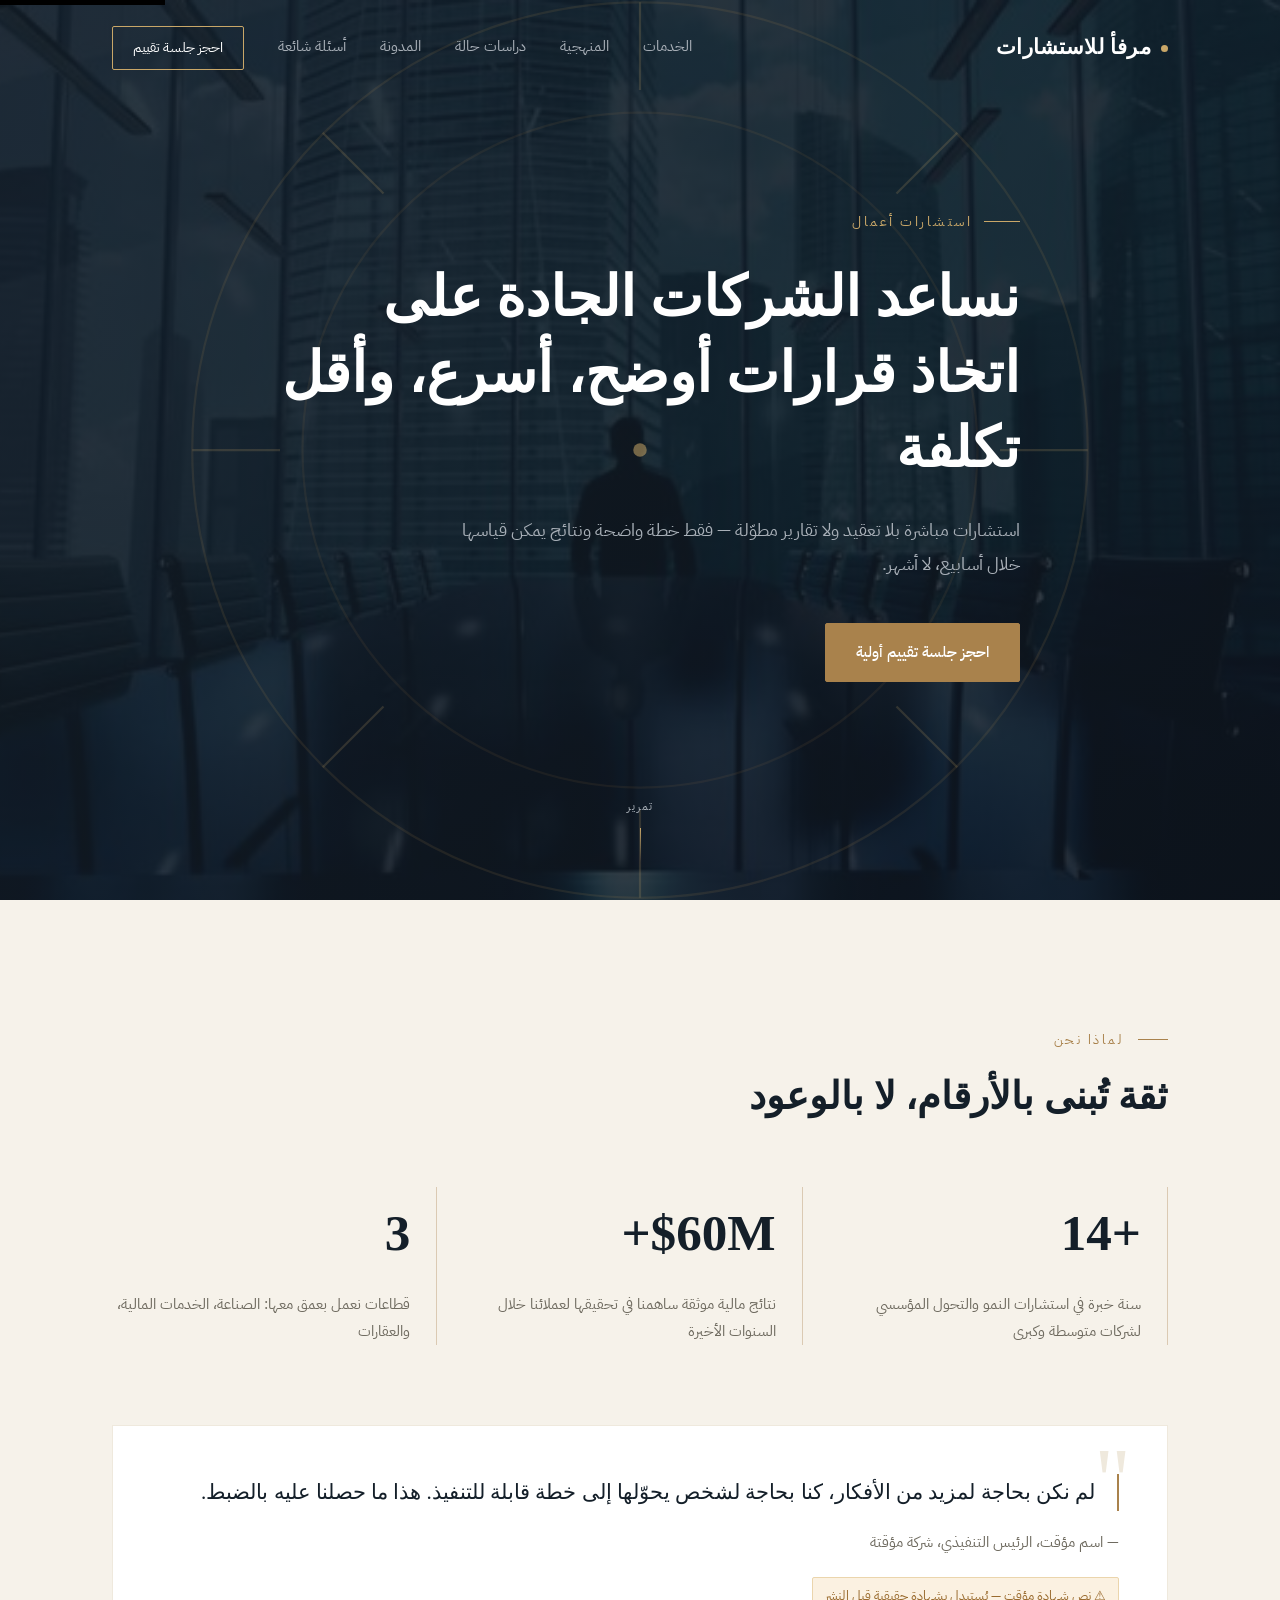
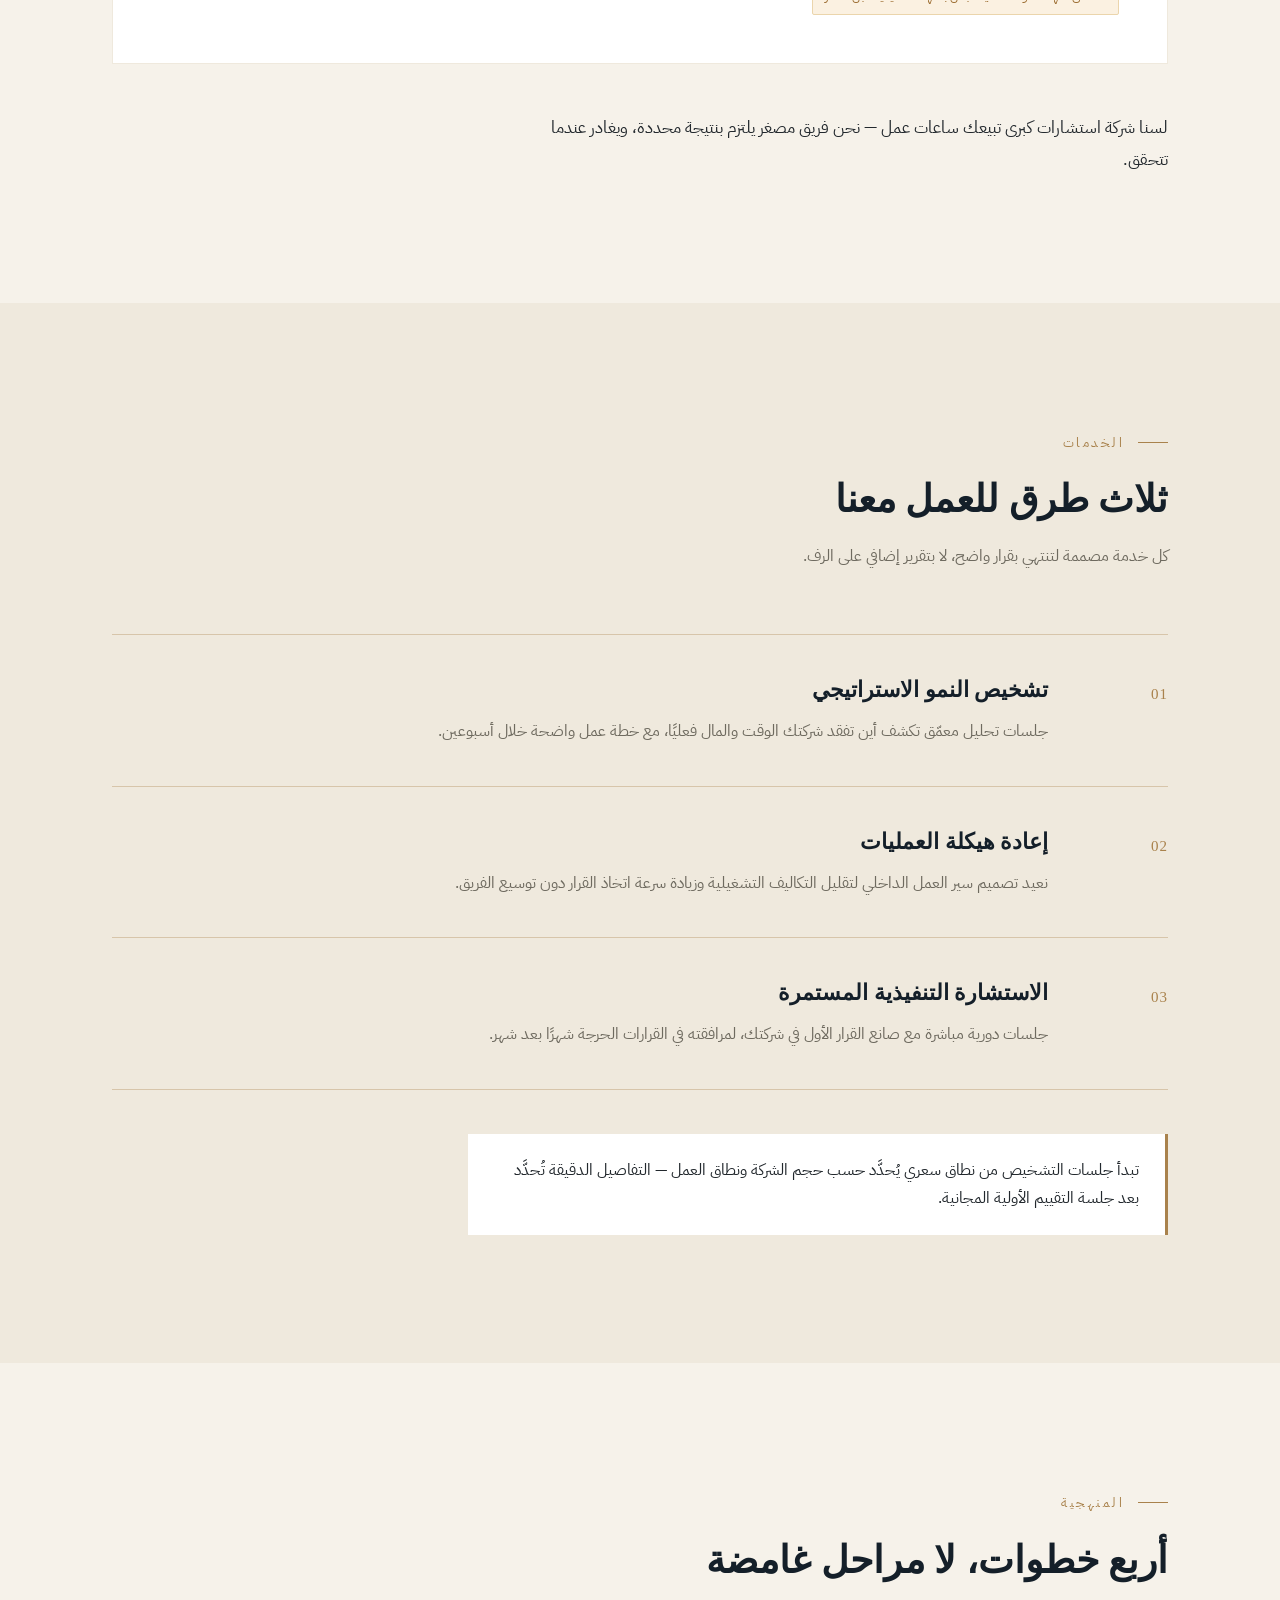
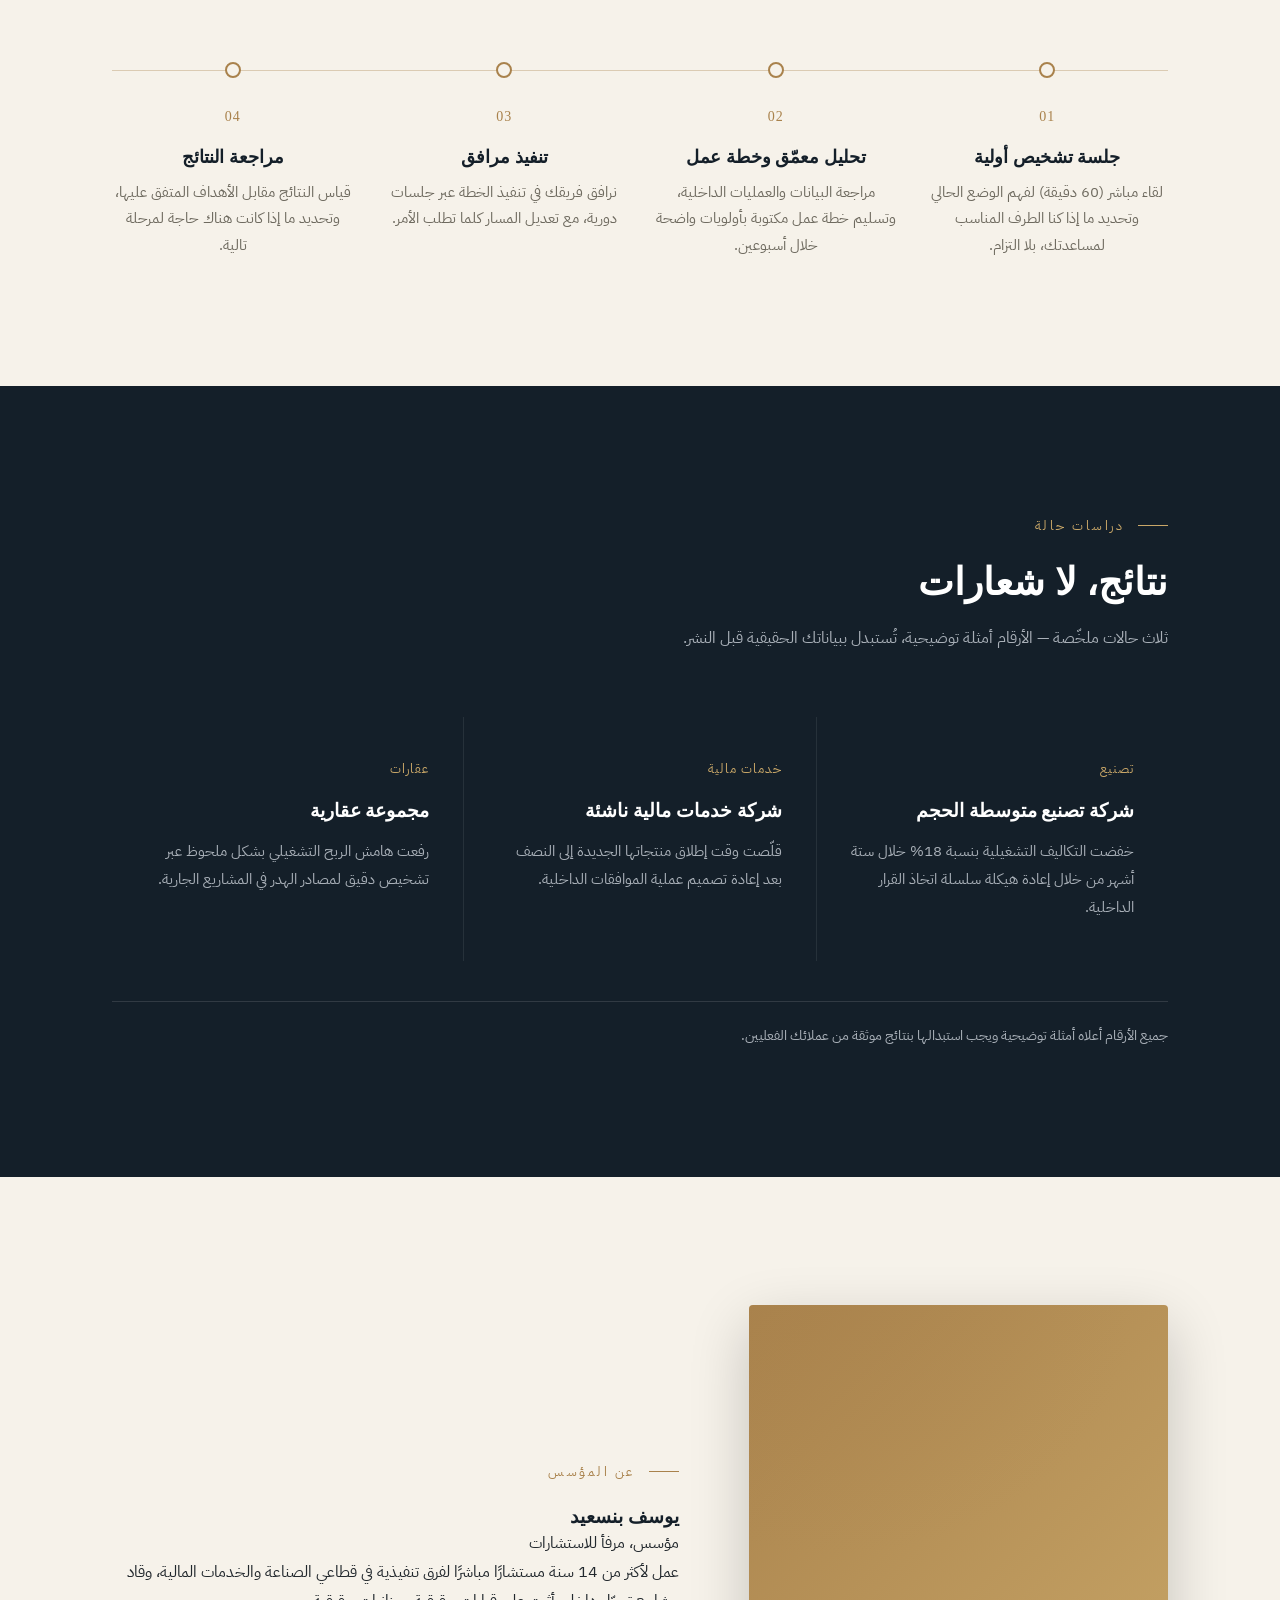
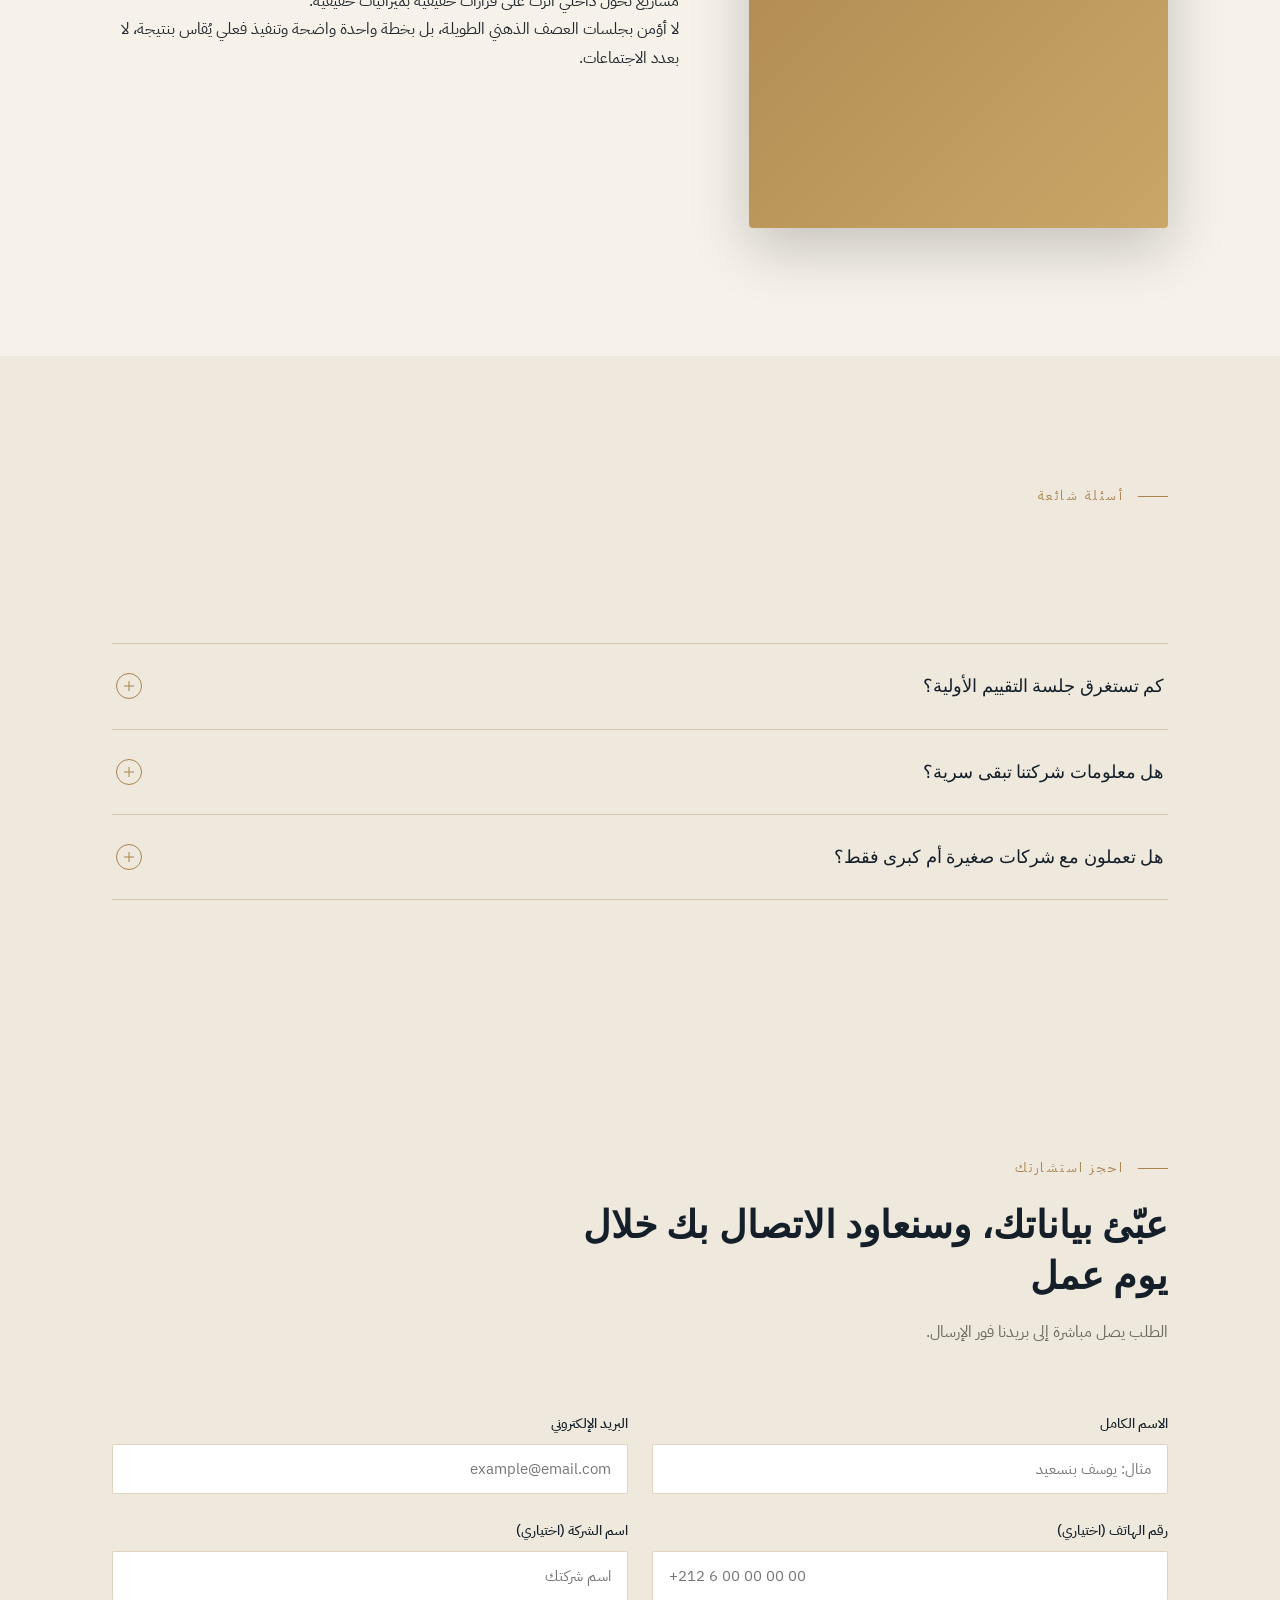
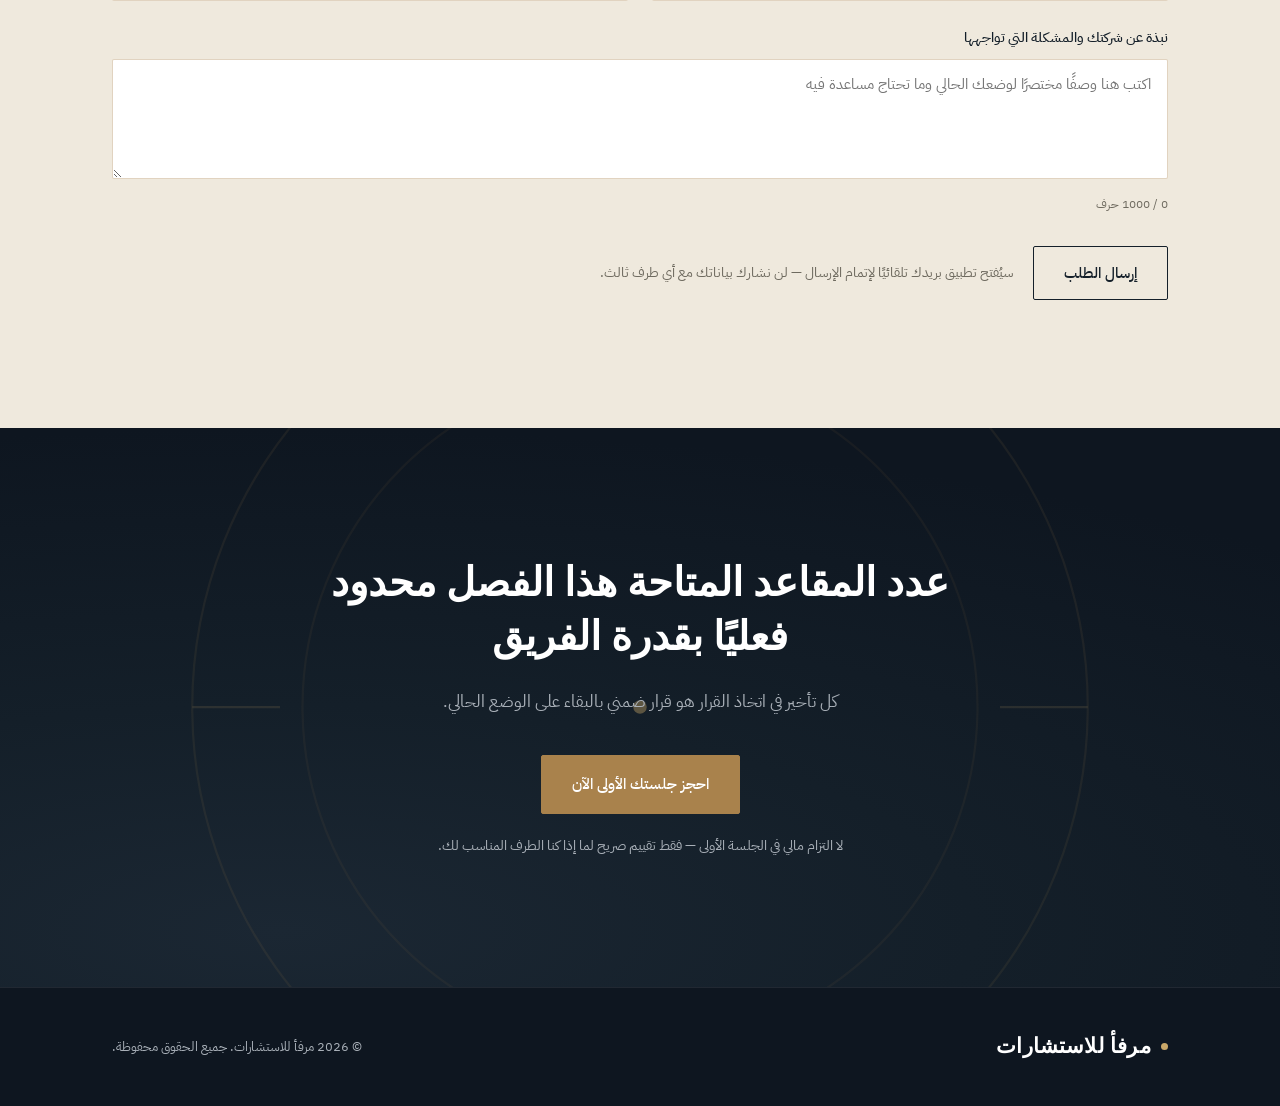
<file: index.html>
<!DOCTYPE html>
<html lang="ar" dir="rtl">
<head>
  <meta charset="UTF-8">
  <meta name="viewport" content="width=device-width, initial-scale=1.0">
  <meta name="description" content="مرفأ للاستشارات — استشارات أعمال احترافية للشركات الكبرى والمتوسطة. نساعدك على اتخاذ قرارات أوضح وأسرع وأقل تكلفة.">
  <meta name="keywords" content="استشارات أعمال، استشارات إدارية، تحول مؤسسي، استراتيجية النمو">
  <meta name="author" content="مرفأ للاستشارات">
  <meta property="og:title" content="مرفأ — استشارات أعمال احترافية">
  <meta property="og:description" content="نساعد الشركات الجادة على اتخاذ قرارات أوضح، أسرع، وأقل تكلفة">
  <meta property="og:type" content="website">
  <meta name="theme-color" content="#141F29">
  
  <title>مرفأ — استشارات أعمال احترافية</title>
  
  <link rel="preconnect" href="https://fonts.googleapis.com">
  <link rel="preconnect" href="https://fonts.gstatic.com" crossorigin>
  <link href="https://fonts.googleapis.com/css2?family=Noto+Serif+Arabic:wght@400;500;600;700&family=IBM+Plex+Sans+Arabic:wght@300;400;500;600&display=swap" rel="stylesheet">
  
  <link rel="stylesheet" href="css/styles.css">
  <link rel="stylesheet" href="css/animations.css">
  <link rel="stylesheet" href="css/responsive.css">
</head>
<body>

<!-- HEADER -->
<header id="site-header" role="banner">
  <div class="wrap">
    <div class="brand"><span class="dot"></span>مرفأ للاستشارات</div>
    <div class="nav-desktop">
      <nav role="navigation" aria-label="القائمة الرئيسية">
        <a href="#services">الخدمات</a>
        <a href="#method">المنهجية</a>
        <a href="#cases">دراسات حالة</a>
        <a href="blog.html">المدونة</a>
        <a href="#faq">أسئلة شائعة</a>
      </nav>
      <a href="#book" class="header-cta">احجز جلسة تقييم</a>
    </div>
    <button class="menu-btn" aria-label="فتح القائمة" aria-expanded="false"><span></span><span></span><span></span></button>
  </div>
</header>

<!-- HERO SECTION -->
<section class="hero" role="main" aria-label="القسم الرئيسي" style="background: linear-gradient(135deg, rgba(20, 31, 41, 0.85) 0%, rgba(14, 22, 32, 0.85) 100%), url('images/hero-bg.jpg') center/cover no-repeat; background-attachment: fixed;">
  <div class="compass" aria-hidden="true">
    <svg viewBox="0 0 400 400" fill="none" role="img" aria-label="خلفية زخرفية">
      <circle cx="200" cy="200" r="199" stroke="#A9824C" stroke-opacity="0.25"/>
      <circle cx="200" cy="200" r="150" stroke="#A9824C" stroke-opacity="0.18"/>
      <g stroke="#C9A768" stroke-opacity="0.35">
        <line x1="200" y1="1" x2="200" y2="40"/>
        <line x1="200" y1="360" x2="200" y2="399"/>
        <line x1="1" y1="200" x2="40" y2="200"/>
        <line x1="360" y1="200" x2="399" y2="200"/>
        <line x1="59" y1="59" x2="86" y2="86"/>
        <line x1="314" y1="314" x2="341" y2="341"/>
        <line x1="59" y1="341" x2="86" y2="314"/>
        <line x1="314" y1="86" x2="341" y2="59"/>
      </g>
      <circle cx="200" cy="200" r="3" fill="#C9A768"/>
    </svg>
  </div>
  <div class="wrap">
    <div class="hero-inner">
      <div class="eyebrow"><span class="rule"></span>استشارات أعمال</div>
      <h1 class="reveal in">نساعد الشركات الجادة على اتخاذ قرارات أوضح، أسرع، وأقل تكلفة</h1>
      <p class="sub reveal in">استشارات مباشرة بلا تعقيد ولا تقارير مطوّلة — فقط خطة واضحة ونتائج يمكن قياسها خلال أسابيع، لا أشهر.</p>
      <a href="#book" class="btn reveal in">احجز جلسة تقييم أولية</a>
    </div>
  </div>
  <div class="scroll-cue"><span>تمرير</span><span class="line"></span></div>
</section>

<!-- TRUST SECTION -->
<section class="trust" aria-label="قسم الثقة والأرقام">
  <div class="wrap">
    <div class="label reveal"><span class="rule"></span>لماذا نحن</div>
    <div class="section-head reveal">
      <h2>ثقة تُبنى بالأرقام، لا بالوعود</h2>
    </div>

    <div class="stats">
      <div class="stat reveal">
        <div class="num">+14</div>
        <div class="desc">سنة خبرة في استشارات النمو والتحول المؤسسي لشركات متوسطة وكبرى</div>
      </div>
      <div class="stat reveal">
        <div class="num">$60M+</div>
        <div class="desc">نتائج مالية موثقة ساهمنا في تحقيقها لعملائنا خلال السنوات الأخيرة</div>
      </div>
      <div class="stat reveal">
        <div class="num">3</div>
        <div class="desc">قطاعات نعمل بعمق معها: الصناعة، الخدمات المالية، والعقارات</div>
      </div>
    </div>

    <div class="quote-block reveal">
      <div>
        <blockquote>لم نكن بحاجة لمزيد من الأفكار، كنا بحاجة لشخص يحوّلها إلى خطة قابلة للتنفيذ. هذا ما حصلنا عليه بالضبط.</blockquote>
        <div class="quote-attr">— اسم مؤقت، الرئيس التنفيذي، شركة مؤقتة</div>
        <div class="placeholder-flag">⚠ نص شهادة مؤقت — يُستبدل بشهادة حقيقية قبل النشر</div>
      </div>
    </div>

    <p class="resolve-line reveal">لسنا شركة استشارات كبرى تبيعك ساعات عمل — نحن فريق مصغر يلتزم بنتيجة محددة، ويغادر عندما تتحقق.</p>
  </div>
</section>

<!-- SERVICES SECTION -->
<section class="services" id="services" aria-label="الخدمات">
  <div class="wrap">
    <div class="label reveal"><span class="rule"></span>الخدمات</div>
    <div class="section-head reveal">
      <h2>ثلاث طرق للعمل معنا</h2>
      <p>كل خدمة مصممة لتنتهي بقرار واضح، لا بتقرير إضافي على الرف.</p>
    </div>

    <div class="service-list">
      <div class="service-row reveal">
        <div class="service-num">01</div>
        <div>
          <h3>تشخيص النمو الاستراتيجي</h3>
          <p>جلسات تحليل معمّق تكشف أين تفقد شركتك الوقت والمال فعليًا، مع خطة عمل واضحة خلال أسبوعين.</p>
        </div>
      </div>
      <div class="service-row reveal">
        <div class="service-num">02</div>
        <div>
          <h3>إعادة هيكلة العمليات</h3>
          <p>نعيد تصميم سير العمل الداخلي لتقليل التكاليف التشغيلية وزيادة سرعة اتخاذ القرار دون توسيع الفريق.</p>
        </div>
      </div>
      <div class="service-row reveal">
        <div class="service-num">03</div>
        <div>
          <h3>الاستشارة التنفيذية المستمرة</h3>
          <p>جلسات دورية مباشرة مع صانع القرار الأول في شركتك، لمرافقته في القرارات الحرجة شهرًا بعد شهر.</p>
        </div>
      </div>
    </div>

    <p class="pricing-note reveal">تبدأ جلسات التشخيص من نطاق سعري يُحدَّد حسب حجم الشركة ونطاق العمل — التفاصيل الدقيقة تُحدَّد بعد جلسة التقييم الأولية المجانية.</p>
  </div>
</section>

<!-- METHODOLOGY SECTION -->
<section class="method" id="method" aria-label="المنهجية">
  <div class="wrap">
    <div class="label reveal"><span class="rule"></span>المنهجية</div>
    <div class="section-head reveal">
      <h2>أربع خطوات، لا مراحل غامضة</h2>
    </div>

    <div class="timeline">
      <div class="tl-step reveal">
        <div class="tl-dot"></div>
        <div class="tl-num">01</div>
        <h3>جلسة تشخيص أولية</h3>
        <p>لقاء مباشر (60 دقيقة) لفهم الوضع الحالي وتحديد ما إذا كنا الطرف المناسب لمساعدتك، بلا التزام.</p>
      </div>
      <div class="tl-step reveal">
        <div class="tl-dot"></div>
        <div class="tl-num">02</div>
        <h3>تحليل معمّق وخطة عمل</h3>
        <p>مراجعة البيانات والعمليات الداخلية، وتسليم خطة عمل مكتوبة بأولويات واضحة خلال أسبوعين.</p>
      </div>
      <div class="tl-step reveal">
        <div class="tl-dot"></div>
        <div class="tl-num">03</div>
        <h3>تنفيذ مرافق</h3>
        <p>نرافق فريقك في تنفيذ الخطة عبر جلسات دورية، مع تعديل المسار كلما تطلب الأمر.</p>
      </div>
      <div class="tl-step reveal">
        <div class="tl-dot"></div>
        <div class="tl-num">04</div>
        <h3>مراجعة النتائج</h3>
        <p>قياس النتائج مقابل الأهداف المتفق عليها، وتحديد ما إذا كانت هناك حاجة لمرحلة تالية.</p>
      </div>
    </div>
  </div>
</section>

<!-- CASE STUDIES SECTION -->
<section class="cases" id="cases" aria-label="دراسات الحالة">
  <div class="wrap">
    <div class="label reveal"><span class="rule"></span>دراسات حالة</div>
    <div class="section-head reveal">
      <h2>نتائج، لا شعارات</h2>
      <p>ثلاث حالات ملخّصة — الأرقام أمثلة توضيحية، تُستبدل ببياناتك الحقيقية قبل النشر.</p>
    </div>

    <div class="case-grid">
      <div class="case-card reveal">
        <span class="tag">تصنيع</span>
        <h3>شركة تصنيع متوسطة الحجم</h3>
        <p>خفضت التكاليف التشغيلية بنسبة 18% خلال ستة أشهر من خلال إعادة هيكلة سلسلة اتخاذ القرار الداخلية.</p>
      </div>
      <div class="case-card reveal">
        <span class="tag">خدمات مالية</span>
        <h3>شركة خدمات مالية ناشئة</h3>
        <p>قلّصت وقت إطلاق منتجاتها الجديدة إلى النصف بعد إعادة تصميم عملية الموافقات الداخلية.</p>
      </div>
      <div class="case-card reveal">
        <span class="tag">عقارات</span>
        <h3>مجموعة عقارية</h3>
        <p>رفعت هامش الربح التشغيلي بشكل ملحوظ عبر تشخيص دقيق لمصادر الهدر في المشاريع الجارية.</p>
      </div>
    </div>
    <p class="cases-note reveal">جميع الأرقام أعلاه أمثلة توضيحية ويجب استبدالها بنتائج موثقة من عملائك الفعليين.</p>
  </div>
</section>

<!-- BOOKING SECTION -->
<section class="book" id="book" aria-label="حجز جلسة" style="background: linear-gradient(135deg, #F6F2EA 0%, #EFE9DD 100%), url('images/strategy-session.jpg') right/50% no-repeat; background-attachment: fixed;">
  <div class="wrap">
    <div class="about-grid">
      <div class="about-card reveal" style="background: linear-gradient(135deg, #A9824C 0%, #C9A768 100%), url('images/consulting-meeting.jpg') center/cover; min-height: 400px; border-radius: 4px; overflow: hidden; box-shadow: 0 20px 60px rgba(0,0,0,0.2);">
        <span class="initials" style="display: none;">ي . ب</span>
      </div>
      <div class="reveal">
        <div class="label"><span class="rule"></span>عن المؤسس</div>
        <h3 class="name">يوسف بنسعيد</h3>
        <div class="role">مؤسس، مرفأ للاستشارات</div>
        <p>عمل لأكثر من 14 سنة مستشارًا مباشرًا لفرق تنفيذية في قطاعي الصناعة والخدمات المالية، وقاد مشاريع تحوّل داخلي أثرت على قرارات حقيقية بميزانيات حقيقية.</p>
        <p class="pull">لا أؤمن بجلسات العصف الذهني الطويلة، بل بخطة واحدة واضحة وتنفيذ فعلي يُقاس بنتيجة، لا بعدد الاجتماعات.</p>
      </div>
    </div>
  </div>
</section>

<!-- FAQ SECTION -->
<section class="faq" id="faq" aria-label="الأسئلة الشائعة">
  <div class="wrap">
    <div class="label reveal"><span class="rule"></span>أسئلة شائعة</div>
    <div class="section-head reveal">
      <h2>قبل أن تحجز</h2>
    </div>

    <div class="faq-list">
      <details class="faq-item reveal">
        <summary>كم تستغرق جلسة التقييم الأولية؟<span class="icon"></span></summary>
        <div class="a">ستون دقيقة، بلا التزام مالي. الهدف هو فهم وضعك وتحديد ما إذا كنا الطرف المناسب لمساعدتك.</div>
      </details>
      <details class="faq-item reveal">
        <summary>هل معلومات شركتنا تبقى سرية؟<span class="icon"></span></summary>
        <div class="a">نعم، نوقّع اتفاقية سرية قبل أي مشاركة بيانات أو وثائق داخلية.</div>
      </details>
      <details class="faq-item reveal">
        <summary>هل تعملون مع شركات صغيرة أم كبرى فقط؟<span class="icon"></span></summary>
        <div class="a">نعمل مع الشركات التي لديها مشكلة محددة تستحق حلًا، بغض النظر عن الحجم.</div>
      </details>
    </div>
  </div>
</section>

<!-- CONTACT FORM SECTION -->
<section class="contact-form-section" id="book" aria-label="حجز جلسة تقييم">
  <div class="wrap">
    <div class="label reveal"><span class="rule"></span>احجز استشارتك</div>
    <div class="section-head reveal">
      <h2>عبّئ بياناتك، وسنعاود الاتصال بك خلال يوم عمل</h2>
      <p>الطلب يصل مباشرة إلى بريدنا فور الإرسال.</p>
    </div>

    <form id="booking-form" class="reveal" novalidate>
      <div class="form-grid">
        <div class="field">
          <label for="f-name">الاسم الكامل</label>
          <input id="f-name" name="name" type="text" required placeholder="مثال: يوسف بنسعيد">
        </div>
        <div class="field">
          <label for="f-email">البريد الإلكتروني</label>
          <input id="f-email" name="email" type="email" required placeholder="example@email.com">
        </div>
        <div class="field">
          <label for="f-phone">رقم الهاتف (اختياري)</label>
          <input id="f-phone" name="phone" type="tel" placeholder="+212 6 00 00 00 00">
        </div>
        <div class="field">
          <label for="f-company">اسم الشركة (اختياري)</label>
          <input id="f-company" name="company" type="text" placeholder="اسم شركتك">
        </div>
        <div class="field full">
          <label for="f-message">نبذة عن شركتك والمشكلة التي تواجهها</label>
          <textarea id="f-message" name="message" required placeholder="اكتب هنا وصفًا مختصرًا لوضعك الحالي وما تحتاج مساعدة فيه"></textarea>
        </div>
      </div>

      <div class="form-submit">
        <button type="submit" class="btn btn-outline" id="submit-btn">إرسال الطلب</button>
        <span class="form-note" id="form-note">سيُفتح تطبيق بريدك تلقائيًا لإتمام الإرسال — لن نشارك بياناتك مع أي طرف ثالث.</span>
      </div>
      <div class="form-status" id="form-status"></div>
    </form>
  </div>
</section>

<!-- FINAL CTA SECTION -->
<section class="final" id="contact" aria-label="دعوة نهائية للعمل">
  <div class="compass" aria-hidden="true">
    <svg viewBox="0 0 400 400" fill="none" role="img" aria-label="خلفية زخرفية">
      <circle cx="200" cy="200" r="199" stroke="#A9824C" stroke-opacity="0.25"/>
      <circle cx="200" cy="200" r="150" stroke="#A9824C" stroke-opacity="0.18"/>
      <g stroke="#C9A768" stroke-opacity="0.35">
        <line x1="200" y1="1" x2="200" y2="40"/>
        <line x1="200" y1="360" x2="200" y2="399"/>
        <line x1="1" y1="200" x2="40" y2="200"/>
        <line x1="360" y1="200" x2="399" y2="200"/>
      </g>
      <circle cx="200" cy="200" r="3" fill="#C9A768"/>
    </svg>
  </div>
  <div class="wrap">
    <div class="final-inner reveal">
      <h2>عدد المقاعد المتاحة هذا الفصل محدود فعليًا بقدرة الفريق</h2>
      <p class="sub">كل تأخير في اتخاذ القرار هو قرار ضمني بالبقاء على الوضع الحالي.</p>
      <a href="#book" class="btn">احجز جلستك الأولى الآن</a>
      <div class="trust-line">لا التزام مالي في الجلسة الأولى — فقط تقييم صريح لما إذا كنا الطرف المناسب لك.</div>
    </div>
  </div>
</section>

<!-- FOOTER -->
<footer role="contentinfo">
  <div class="wrap">
    <div class="brand"><span class="dot"></span>مرفأ للاستشارات</div>
    <div class="fine">© 2026 مرفأ للاستشارات. جميع الحقوق محفوظة.</div>
  </div>
</footer>

<script src="js/main.js" defer></script>
<script src="js/form.js" defer></script>
<script src="js/analytics.js" defer></script>

<!-- Google Analytics -->
<script async src="https://www.googletagmanager.com/gtag/js?id=G-XXXXXXXXXX"></script>
<script>
  window.dataLayer = window.dataLayer || [];
  function gtag(){dataLayer.push(arguments);}
  gtag('js', new Date());
  gtag('config', 'G-XXXXXXXXXX');
</script>

</body>
</html>
</file>
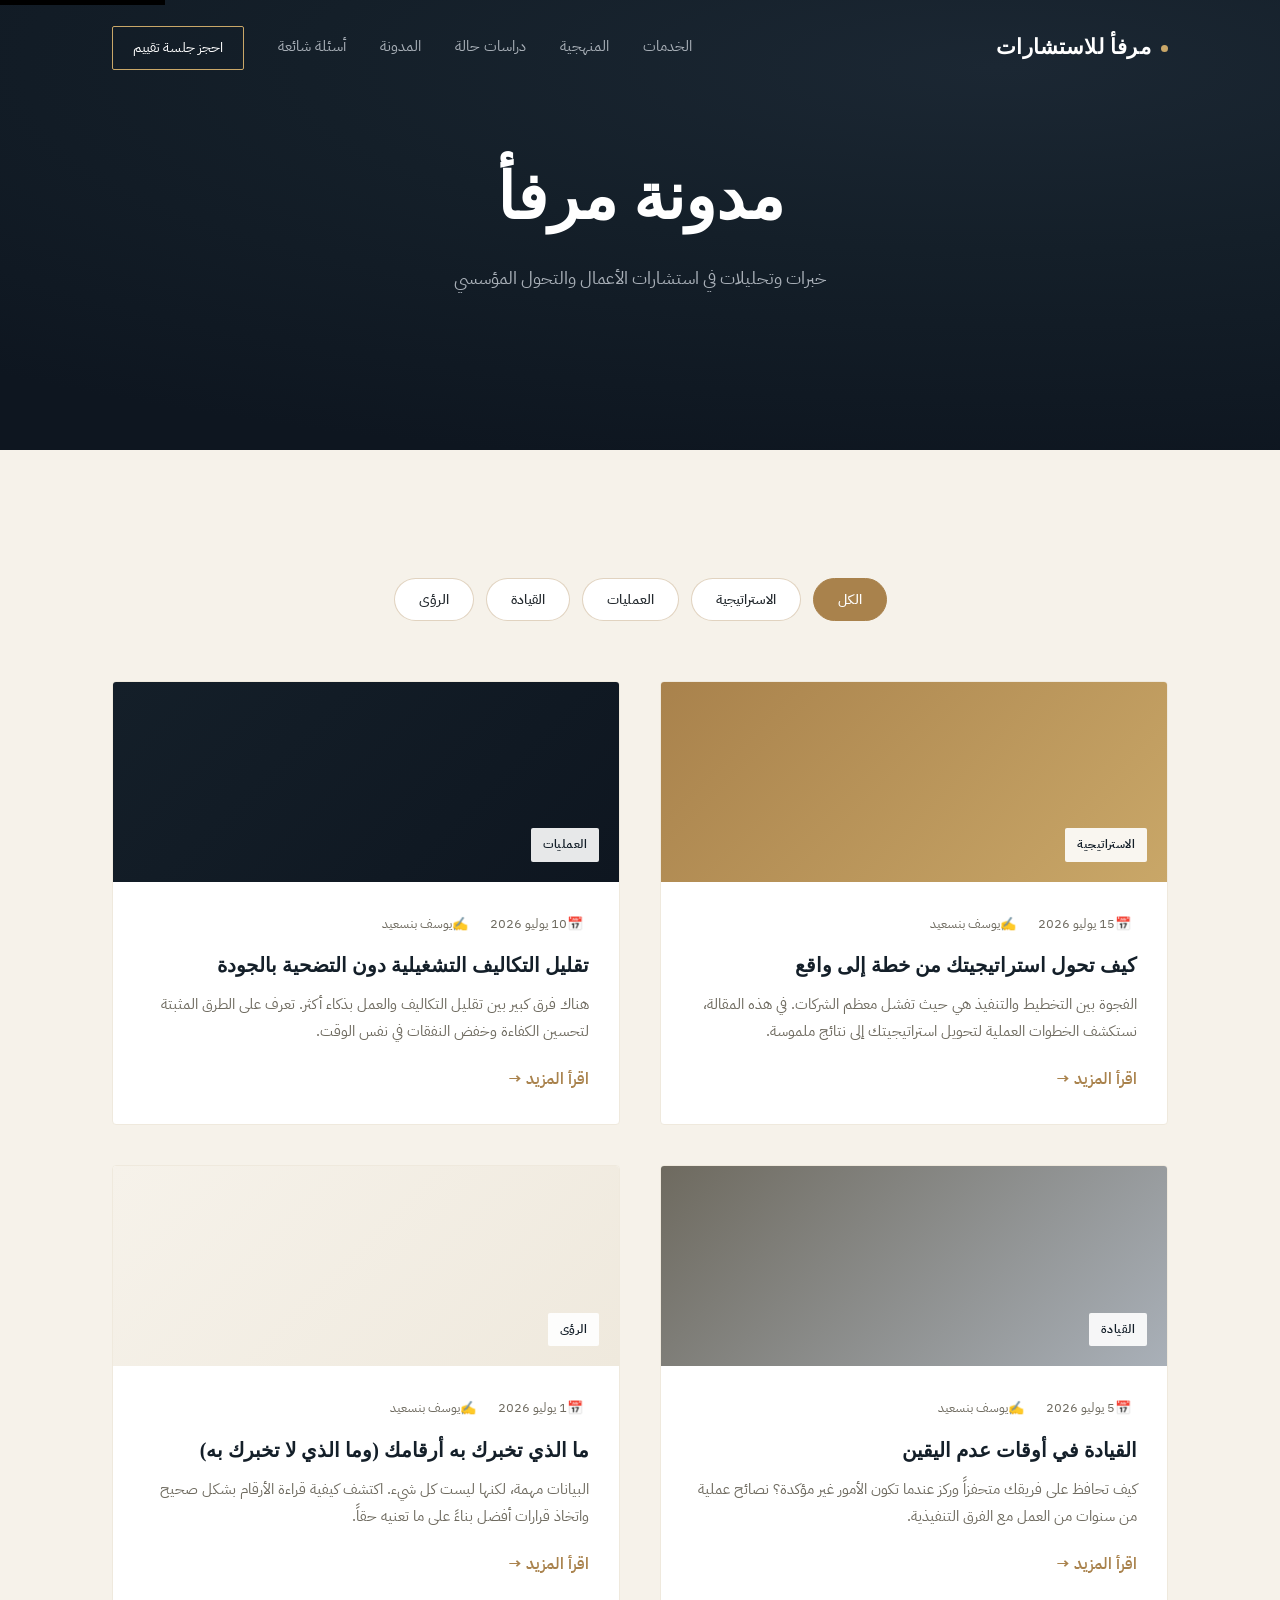
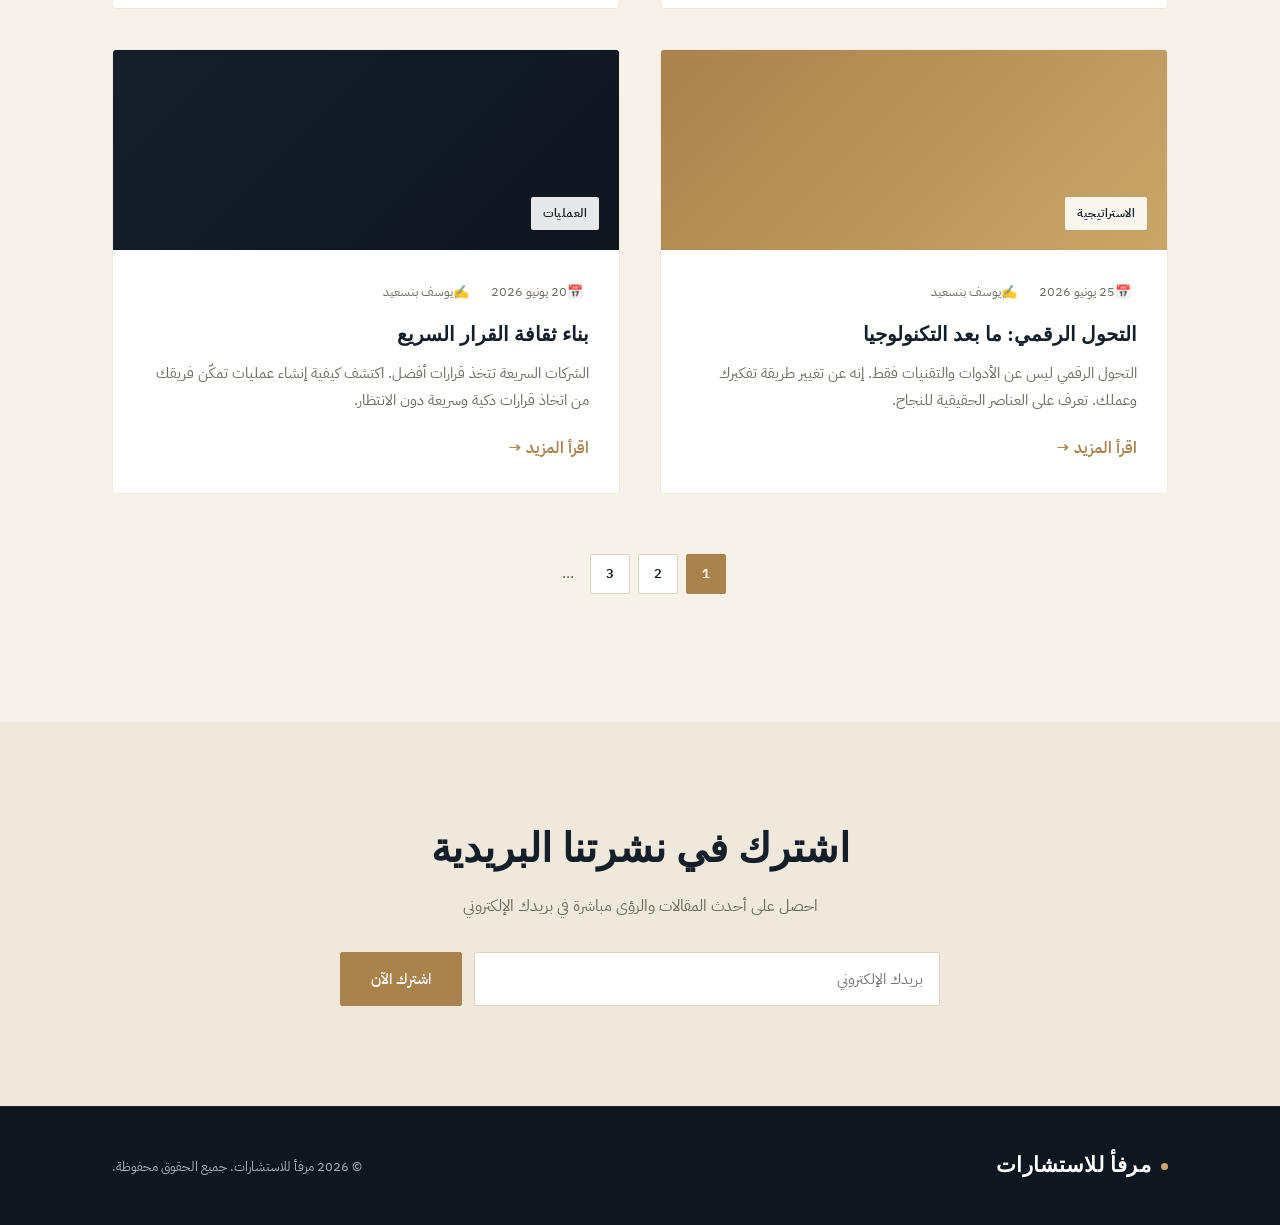
<file: blog.html>
<!DOCTYPE html>
<html lang="ar" dir="rtl">
<head>
  <meta charset="UTF-8">
  <meta name="viewport" content="width=device-width, initial-scale=1.0">
  <meta name="description" content="مدونة مرفأ للاستشارات — مقالات وخبرات في استشارات الأعمال والتحول المؤسسي">
  <meta name="keywords" content="مدونة، استشارات أعمال، تحول مؤسسي، قيادة، إدارة">
  
  <title>المدونة — مرفأ للاستشارات</title>
  
  <link rel="preconnect" href="https://fonts.googleapis.com">
  <link rel="preconnect" href="https://fonts.gstatic.com" crossorigin>
  <link href="https://fonts.googleapis.com/css2?family=Noto+Serif+Arabic:wght@400;500;600;700&family=IBM+Plex+Sans+Arabic:wght@300;400;500;600&display=swap" rel="stylesheet">
  
  <link rel="stylesheet" href="css/styles.css">
  <link rel="stylesheet" href="css/animations.css">
  <link rel="stylesheet" href="css/responsive.css">
  <link rel="stylesheet" href="css/blog.css">
</head>
<body>

<!-- HEADER -->
<header id="site-header" role="banner">
  <div class="wrap">
    <a href="index.html" class="brand"><span class="dot"></span>مرفأ للاستشارات</a>
    <div class="nav-desktop">
      <nav role="navigation" aria-label="القائمة الرئيسية">
        <a href="index.html#services">الخدمات</a>
        <a href="index.html#method">المنهجية</a>
        <a href="index.html#cases">دراسات حالة</a>
        <a href="blog.html" class="active">المدونة</a>
        <a href="index.html#faq">أسئلة شائعة</a>
      </nav>
      <a href="index.html#book" class="header-cta">احجز جلسة تقييم</a>
    </div>
    <button class="menu-btn" aria-label="فتح القائمة" aria-expanded="false"><span></span><span></span><span></span></button>
  </div>
</header>

<!-- HERO SECTION -->
<section class="blog-hero">
  <div class="wrap">
    <div class="blog-hero-content reveal in">
      <h1>مدونة مرفأ</h1>
      <p>خبرات وتحليلات في استشارات الأعمال والتحول المؤسسي</p>
    </div>
  </div>
</section>

<!-- BLOG POSTS SECTION -->
<section class="blog-section">
  <div class="wrap">
    <!-- FILTERS -->
    <div class="blog-filters reveal">
      <button class="filter-btn active" data-filter="all">الكل</button>
      <button class="filter-btn" data-filter="strategy">الاستراتيجية</button>
      <button class="filter-btn" data-filter="operations">العمليات</button>
      <button class="filter-btn" data-filter="leadership">القيادة</button>
      <button class="filter-btn" data-filter="insights">الرؤى</button>
    </div>

    <!-- POSTS GRID -->
    <div class="blog-grid">
      <!-- POST 1 -->
      <article class="blog-post reveal" data-category="strategy">
        <div class="post-image" style="background: linear-gradient(135deg, #A9824C 0%, #C9A768 100%);">
          <span class="post-category">الاستراتيجية</span>
        </div>
        <div class="post-content">
          <div class="post-meta">
            <span class="post-date">15 يوليو 2026</span>
            <span class="post-author">يوسف بنسعيد</span>
          </div>
          <h3><a href="blog-post-1.html">كيف تحول استراتيجيتك من خطة إلى واقع</a></h3>
          <p>الفجوة بين التخطيط والتنفيذ هي حيث تفشل معظم الشركات. في هذه المقالة، نستكشف الخطوات العملية لتحويل استراتيجيتك إلى نتائج ملموسة.</p>
          <a href="blog-post-1.html" class="read-more">اقرأ المزيد →</a>
        </div>
      </article>

      <!-- POST 2 -->
      <article class="blog-post reveal" data-category="operations">
        <div class="post-image" style="background: linear-gradient(135deg, #141F29 0%, #0E1620 100%);">
          <span class="post-category">العمليات</span>
        </div>
        <div class="post-content">
          <div class="post-meta">
            <span class="post-date">10 يوليو 2026</span>
            <span class="post-author">يوسف بنسعيد</span>
          </div>
          <h3><a href="blog-post-2.html">تقليل التكاليف التشغيلية دون التضحية بالجودة</a></h3>
          <p>هناك فرق كبير بين تقليل التكاليف والعمل بذكاء أكثر. تعرف على الطرق المثبتة لتحسين الكفاءة وخفض النفقات في نفس الوقت.</p>
          <a href="blog-post-2.html" class="read-more">اقرأ المزيد →</a>
        </div>
      </article>

      <!-- POST 3 -->
      <article class="blog-post reveal" data-category="leadership">
        <div class="post-image" style="background: linear-gradient(135deg, #6E6A5F 0%, #A9B0B8 100%);">
          <span class="post-category">القيادة</span>
        </div>
        <div class="post-content">
          <div class="post-meta">
            <span class="post-date">5 يوليو 2026</span>
            <span class="post-author">يوسف بنسعيد</span>
          </div>
          <h3><a href="blog-post-3.html">القيادة في أوقات عدم اليقين</a></h3>
          <p>كيف تحافظ على فريقك متحفزاً وركز عندما تكون الأمور غير مؤكدة؟ نصائح عملية من سنوات من العمل مع الفرق التنفيذية.</p>
          <a href="blog-post-3.html" class="read-more">اقرأ المزيد →</a>
        </div>
      </article>

      <!-- POST 4 -->
      <article class="blog-post reveal" data-category="insights">
        <div class="post-image" style="background: linear-gradient(135deg, #F6F2EA 0%, #EFE9DD 100%);">
          <span class="post-category">الرؤى</span>
        </div>
        <div class="post-content">
          <div class="post-meta">
            <span class="post-date">1 يوليو 2026</span>
            <span class="post-author">يوسف بنسعيد</span>
          </div>
          <h3><a href="blog-post-4.html">ما الذي تخبرك به أرقامك (وما الذي لا تخبرك به)</a></h3>
          <p>البيانات مهمة، لكنها ليست كل شيء. اكتشف كيفية قراءة الأرقام بشكل صحيح واتخاذ قرارات أفضل بناءً على ما تعنيه حقاً.</p>
          <a href="blog-post-4.html" class="read-more">اقرأ المزيد →</a>
        </div>
      </article>

      <!-- POST 5 -->
      <article class="blog-post reveal" data-category="strategy">
        <div class="post-image" style="background: linear-gradient(135deg, #A9824C 0%, #C9A768 100%);">
          <span class="post-category">الاستراتيجية</span>
        </div>
        <div class="post-content">
          <div class="post-meta">
            <span class="post-date">25 يونيو 2026</span>
            <span class="post-author">يوسف بنسعيد</span>
          </div>
          <h3><a href="blog-post-5.html">التحول الرقمي: ما بعد التكنولوجيا</a></h3>
          <p>التحول الرقمي ليس عن الأدوات والتقنيات فقط. إنه عن تغيير طريقة تفكيرك وعملك. تعرف على العناصر الحقيقية للنجاح.</p>
          <a href="blog-post-5.html" class="read-more">اقرأ المزيد →</a>
        </div>
      </article>

      <!-- POST 6 -->
      <article class="blog-post reveal" data-category="operations">
        <div class="post-image" style="background: linear-gradient(135deg, #141F29 0%, #0E1620 100%);">
          <span class="post-category">العمليات</span>
        </div>
        <div class="post-content">
          <div class="post-meta">
            <span class="post-date">20 يونيو 2026</span>
            <span class="post-author">يوسف بنسعيد</span>
          </div>
          <h3><a href="blog-post-6.html">بناء ثقافة القرار السريع</a></h3>
          <p>الشركات السريعة تتخذ قرارات أفضل. اكتشف كيفية إنشاء عمليات تمكّن فريقك من اتخاذ قرارات ذكية وسريعة دون الانتظار.</p>
          <a href="blog-post-6.html" class="read-more">اقرأ المزيد →</a>
        </div>
      </article>
    </div>

    <!-- PAGINATION -->
    <div class="blog-pagination reveal">
      <button class="pagination-btn active">1</button>
      <button class="pagination-btn">2</button>
      <button class="pagination-btn">3</button>
      <span class="pagination-dots">...</span>
    </div>
  </div>
</section>

<!-- NEWSLETTER SECTION -->
<section class="newsletter-section">
  <div class="wrap">
    <div class="newsletter-content reveal">
      <h2>اشترك في نشرتنا البريدية</h2>
      <p>احصل على أحدث المقالات والرؤى مباشرة في بريدك الإلكتروني</p>
      
      <form class="newsletter-form" id="newsletter-form" novalidate>
        <div class="form-group">
          <input 
            type="email" 
            placeholder="بريدك الإلكتروني" 
            required
            aria-label="البريد الإلكتروني"
          >
          <button type="submit" class="btn">اشترك الآن</button>
        </div>
        <div class="newsletter-status" id="newsletter-status"></div>
      </form>
    </div>
  </div>
</section>

<!-- FOOTER -->
<footer role="contentinfo">
  <div class="wrap">
    <div class="brand"><span class="dot"></span>مرفأ للاستشارات</div>
    <div class="fine">© 2026 مرفأ للاستشارات. جميع الحقوق محفوظة.</div>
  </div>
</footer>

<script src="js/main.js" defer></script>
<script src="js/blog.js" defer></script>

</body>
</html>
</file>
<file: css/styles.css>
/* ============================================
   MARFA CONSULTING - MAIN STYLES
   Professional Design System for Enterprise
   ============================================ */

:root {
  /* Color Palette */
  --navy: #141F29;
  --navy-deep: #0E1620;
  --cream: #F6F2EA;
  --cream-2: #EFE9DD;
  --gold: #A9824C;
  --gold-soft: #C9A768;
  --ink: #22282D;
  --muted: #6E6A5F;
  --muted-on-navy: #A9B0B8;
  --line: rgba(169, 130, 76, 0.35);
  
  /* Typography */
  --serif: 'Noto Serif Arabic', serif;
  --sans: 'IBM Plex Sans Arabic', sans-serif;
  
  /* Layout */
  --maxw: 1120px;
  --section-pad: clamp(72px, 10vw, 140px);
  
  /* Transitions */
  --transition-fast: 0.3s ease;
  --transition-normal: 0.5s ease;
  --transition-slow: 0.8s ease;
}

/* ============================================
   GLOBAL STYLES
   ============================================ */

* {
  box-sizing: border-box;
}

html {
  scroll-behavior: smooth;
  -webkit-font-smoothing: antialiased;
  -moz-osx-font-smoothing: grayscale;
}

body {
  margin: 0;
  padding: 0;
  background: var(--cream);
  color: var(--ink);
  font-family: var(--sans);
  font-weight: 400;
  line-height: 1.8;
  overflow-x: hidden;
}

/* Typography */
h1, h2, h3, h4, h5, h6 {
  font-family: var(--serif);
  color: var(--navy);
  margin: 0;
  line-height: 1.35;
  font-weight: 600;
}

p {
  margin: 0;
}

a {
  color: inherit;
  text-decoration: none;
  transition: color var(--transition-fast);
}

img {
  max-width: 100%;
  display: block;
  height: auto;
}

/* Utility Classes */
.wrap {
  max-width: var(--maxw);
  margin: 0 auto;
  padding: 0 32px;
}

section {
  padding: var(--section-pad) 0;
}

::selection {
  background: var(--gold-soft);
  color: #fff;
}

:focus-visible {
  outline: 2px solid var(--gold);
  outline-offset: 3px;
}

/* ============================================
   HEADER & NAVIGATION
   ============================================ */

header {
  position: fixed;
  top: 0;
  right: 0;
  left: 0;
  z-index: 100;
  padding: 26px 0;
  transition: background var(--transition-normal), padding var(--transition-normal), box-shadow var(--transition-normal);
  background: transparent;
}

header .wrap {
  display: flex;
  align-items: center;
  justify-content: space-between;
}

header.scrolled {
  background: var(--navy);
  padding: 16px 0;
  box-shadow: 0 8px 30px rgba(0, 0, 0, 0.18);
}

.brand {
  font-family: var(--serif);
  font-size: 21px;
  letter-spacing: 0.5px;
  color: #fff;
  display: flex;
  align-items: center;
  gap: 10px;
  font-weight: 600;
}

.brand .dot {
  width: 7px;
  height: 7px;
  border-radius: 50%;
  background: var(--gold-soft);
  display: inline-block;
}

nav {
  display: flex;
  gap: 34px;
}

nav a {
  color: var(--muted-on-navy);
  font-size: 14.5px;
  font-weight: 400;
  position: relative;
  padding-bottom: 4px;
  transition: color var(--transition-fast);
}

nav a:hover {
  color: #fff;
}

nav a::after {
  content: '';
  position: absolute;
  right: 0;
  bottom: 0;
  width: 0;
  height: 1px;
  background: var(--gold-soft);
  transition: width var(--transition-fast);
}

nav a:hover::after {
  width: 100%;
}

.header-cta {
  border: 1px solid var(--gold-soft);
  color: #fff !important;
  padding: 9px 20px;
  border-radius: 2px;
  font-size: 13.5px;
  transition: background var(--transition-fast), color var(--transition-fast);
}

.header-cta::after {
  display: none;
}

.header-cta:hover {
  background: var(--gold-soft);
  color: var(--navy-deep) !important;
}

.nav-desktop {
  display: flex;
  align-items: center;
  gap: 34px;
}

.menu-btn {
  display: none;
  background: none;
  border: none;
  cursor: pointer;
  padding: 6px;
  flex-direction: column;
  gap: 5px;
}

.menu-btn span {
  display: block;
  width: 22px;
  height: 1px;
  background: #fff;
  transition: background var(--transition-fast);
}

/* ============================================
   HERO SECTION
   ============================================ */

.hero {
  position: relative;
  min-height: 100vh;
  display: flex;
  align-items: center;
  background: radial-gradient(120% 90% at 78% 15%, #1B2733 0%, var(--navy) 45%, var(--navy-deep) 100%);
  overflow: hidden;
  padding-top: 120px;
}

.compass {
  position: absolute;
  top: 50%;
  left: 50%;
  width: min(900px, 140vw);
  height: min(900px, 140vw);
  transform: translate(-50%, -50%);
  opacity: 0.55;
  pointer-events: none;
}

.compass svg {
  width: 100%;
  height: 100%;
}

.hero-inner {
  position: relative;
  z-index: 2;
  max-width: 760px;
}

.eyebrow {
  display: flex;
  align-items: center;
  gap: 12px;
  color: var(--gold-soft);
  font-size: 13.5px;
  letter-spacing: 2.5px;
  margin-bottom: 26px;
}

.eyebrow .rule {
  width: 36px;
  height: 1px;
  background: var(--gold-soft);
}

.hero h1 {
  color: #fff;
  font-size: clamp(34px, 5vw, 56px);
  font-weight: 600;
  margin-bottom: 26px;
}

.hero .sub {
  color: var(--muted-on-navy);
  font-size: 18px;
  max-width: 560px;
  margin-bottom: 42px;
  line-height: 1.9;
}

.btn {
  display: inline-flex;
  align-items: center;
  gap: 10px;
  background: var(--gold);
  color: #fff;
  padding: 15px 30px;
  font-size: 15px;
  border-radius: 2px;
  border: 1px solid var(--gold);
  transition: background var(--transition-fast), transform var(--transition-fast), box-shadow var(--transition-fast);
  cursor: pointer;
  font-family: var(--sans);
  font-weight: 500;
}

.btn:hover {
  background: var(--gold-soft);
  transform: translateY(-2px);
  box-shadow: 0 14px 30px rgba(169, 130, 76, 0.28);
}

.btn:active {
  transform: translateY(0);
}

.btn-outline {
  background: transparent;
  color: var(--navy);
  border: 1px solid var(--navy);
}

.btn-outline:hover {
  background: var(--navy);
  color: #fff;
}

.scroll-cue {
  position: absolute;
  bottom: 38px;
  right: 50%;
  transform: translateX(50%);
  display: flex;
  flex-direction: column;
  align-items: center;
  gap: 10px;
  color: var(--muted-on-navy);
  font-size: 12px;
  letter-spacing: 1px;
  z-index: 2;
}

.scroll-cue .line {
  width: 1px;
  height: 34px;
  background: linear-gradient(var(--gold-soft), transparent);
}

/* ============================================
   SECTION LABELS & HEADINGS
   ============================================ */

.label {
  display: flex;
  align-items: center;
  gap: 14px;
  color: var(--gold);
  font-size: 13px;
  letter-spacing: 2.5px;
  margin-bottom: 20px;
}

.label .rule {
  width: 30px;
  height: 1px;
  background: var(--gold);
}

.section-head {
  max-width: 620px;
  margin-bottom: 64px;
}

.section-head h2 {
  font-size: clamp(26px, 3.4vw, 38px);
  font-weight: 600;
}

.section-head p {
  color: var(--muted);
  margin-top: 16px;
  font-size: 16px;
}

.divider {
  display: flex;
  align-items: center;
  justify-content: center;
  gap: 14px;
  margin: 0 auto;
}

.divider .seg {
  width: 70px;
  height: 1px;
  background: var(--line);
}

.divider .dot {
  width: 5px;
  height: 5px;
  border-radius: 50%;
  background: var(--gold);
}

/* ============================================
   TRUST SECTION
   ============================================ */

.trust {
  background: var(--cream);
}

.stats {
  display: grid;
  grid-template-columns: repeat(3, 1fr);
  gap: 40px;
  margin-bottom: 80px;
}

.stat {
  border-right: 1px solid var(--line);
  padding-right: 26px;
}

.stat .num {
  font-family: var(--serif);
  font-size: clamp(38px, 4vw, 52px);
  color: var(--navy);
  font-weight: 600;
  margin-bottom: 12px;
}

.stat .desc {
  color: var(--muted);
  font-size: 15px;
  line-height: 1.8;
}

.quote-block {
  display: grid;
  grid-template-columns: 1fr;
  gap: 40px;
  background: #fff;
  border: 1px solid var(--cream-2);
  padding: 48px;
  position: relative;
}

.quote-block::before {
  content: '"';
  position: absolute;
  top: 10px;
  right: 36px;
  font-family: var(--serif);
  font-size: 90px;
  color: var(--cream-2);
  line-height: 1;
}

blockquote {
  font-family: var(--serif);
  font-size: 21px;
  color: var(--navy);
  line-height: 1.75;
  border-right: 2px solid var(--gold);
  padding-right: 22px;
  margin: 0 0 18px 0;
  position: relative;
  z-index: 1;
}

.quote-attr {
  color: var(--muted);
  font-size: 14.5px;
}

.placeholder-flag {
  display: inline-flex;
  align-items: center;
  gap: 8px;
  margin-top: 22px;
  font-size: 12.5px;
  color: #9A6B2E;
  background: #FBF1E1;
  border: 1px solid #EBD5AC;
  padding: 7px 12px;
  border-radius: 2px;
}

.resolve-line {
  margin-top: 48px;
  font-size: 16.5px;
  color: var(--ink);
  max-width: 640px;
  line-height: 1.9;
}

/* ============================================
   SERVICES SECTION
   ============================================ */

.services {
  background: var(--cream-2);
}

.service-row {
  display: grid;
  grid-template-columns: 90px 1fr;
  gap: 30px;
  padding: 40px 0;
  border-bottom: 1px solid var(--line);
  align-items: start;
}

.service-row:first-of-type {
  border-top: 1px solid var(--line);
}

.service-num {
  font-family: var(--serif);
  color: var(--gold);
  font-size: 15px;
  letter-spacing: 1px;
  padding-top: 6px;
}

.service-row h3 {
  font-size: 22px;
  margin-bottom: 12px;
  font-weight: 600;
}

.service-row p {
  color: var(--muted);
  font-size: 16px;
  max-width: 620px;
}

.pricing-note {
  margin-top: 44px;
  padding: 22px 26px;
  border-right: 3px solid var(--gold);
  background: #fff;
  font-size: 15.5px;
  color: var(--ink);
  max-width: 700px;
  line-height: 1.85;
}

/* ============================================
   METHODOLOGY SECTION
   ============================================ */

.method {
  background: var(--cream);
}

.timeline {
  position: relative;
  display: grid;
  grid-template-columns: repeat(4, 1fr);
  gap: 30px;
}

.timeline::before {
  content: '';
  position: absolute;
  top: 20px;
  right: 0;
  left: 0;
  height: 1px;
  background: var(--line);
}

.tl-step {
  position: relative;
  padding-top: 54px;
}

.tl-step .tl-dot {
  position: absolute;
  top: 12px;
  right: calc(50% - 8px);
  width: 16px;
  height: 16px;
  border-radius: 50%;
  background: var(--cream);
  border: 2px solid var(--gold);
}

.tl-step .tl-num {
  text-align: center;
  font-family: var(--serif);
  color: var(--gold);
  font-size: 14px;
  margin-bottom: 16px;
  letter-spacing: 1px;
}

.tl-step h3 {
  text-align: center;
  font-size: 18px;
  margin-bottom: 10px;
}

.tl-step p {
  text-align: center;
  color: var(--muted);
  font-size: 14.5px;
  line-height: 1.8;
}

/* ============================================
   CASE STUDIES SECTION
   ============================================ */

.cases {
  background: var(--navy);
}

.cases .label {
  color: var(--gold-soft);
}

.cases .label .rule {
  background: var(--gold-soft);
}

.cases .section-head h2 {
  color: #fff;
}

.cases .section-head p {
  color: var(--muted-on-navy);
}

.case-grid {
  display: grid;
  grid-template-columns: repeat(3, 1fr);
  gap: 1px;
  background: rgba(255, 255, 255, 0.08);
}

.case-card {
  background: var(--navy);
  padding: 40px 34px;
}

.case-card .tag {
  color: var(--gold-soft);
  font-size: 13px;
  letter-spacing: 1px;
  margin-bottom: 18px;
  display: block;
}

.case-card h3 {
  color: #fff;
  font-size: 19px;
  margin-bottom: 14px;
}

.case-card p {
  color: var(--muted-on-navy);
  font-size: 15px;
  line-height: 1.85;
}

.cases-note {
  margin-top: 40px;
  color: var(--muted-on-navy);
  font-size: 13.5px;
  border-top: 1px solid rgba(255, 255, 255, 0.12);
  padding-top: 22px;
}

/* ============================================
   ABOUT SECTION
   ============================================ */

.about {
  background: var(--cream);
}

.about-grid {
  display: grid;
  grid-template-columns: 0.85fr 1.15fr;
  gap: 70px;
  align-items: center;
}

.about-card {
  background: var(--navy);
  aspect-ratio: 4/5;
  position: relative;
  overflow: hidden;
  display: flex;
  align-items: flex-end;
  padding: 30px;
}

.about-card::before {
  content: '';
  position: absolute;
  inset: 0;
  background: radial-gradient(120% 80% at 20% 0%, rgba(169, 130, 76, 0.28), transparent 60%);
}

.about-card .initials {
  font-family: var(--serif);
  color: var(--gold-soft);
  font-size: 15px;
  letter-spacing: 2px;
  position: relative;
  z-index: 1;
}

.about h3.name {
  font-size: 26px;
  margin-bottom: 6px;
}

.about .role {
  color: var(--gold);
  font-size: 14.5px;
  letter-spacing: 0.5px;
  margin-bottom: 26px;
}

.about p {
  color: var(--ink);
  font-size: 16.5px;
  line-height: 1.9;
  margin-bottom: 22px;
}

.about .pull {
  font-family: var(--serif);
  color: var(--navy);
  font-size: 19px;
  border-right: 2px solid var(--gold);
  padding-right: 18px;
  margin-top: 28px;
}

/* ============================================
   FAQ SECTION
   ============================================ */

.faq {
  background: var(--cream-2);
}

.faq-item {
  border-bottom: 1px solid var(--line);
}

.faq-item:first-child {
  border-top: 1px solid var(--line);
}

.faq-item summary {
  cursor: pointer;
  list-style: none;
  display: flex;
  align-items: center;
  justify-content: space-between;
  padding: 26px 4px;
  font-family: var(--serif);
  font-size: 18px;
  color: var(--navy);
  transition: color var(--transition-fast);
}

.faq-item summary::-webkit-details-marker {
  display: none;
}

.faq-item summary:hover {
  color: var(--gold);
}

.faq-item .icon {
  width: 26px;
  height: 26px;
  border: 1px solid var(--gold);
  border-radius: 50%;
  position: relative;
  flex-shrink: 0;
  transition: background var(--transition-fast);
}

.faq-item .icon::before,
.faq-item .icon::after {
  content: '';
  position: absolute;
  background: var(--gold);
  top: 50%;
  right: 50%;
  transform: translate(50%, -50%);
}

.faq-item .icon::before {
  width: 10px;
  height: 1px;
}

.faq-item .icon::after {
  width: 1px;
  height: 10px;
  transition: transform var(--transition-fast), opacity var(--transition-fast);
}

.faq-item[open] .icon::after {
  opacity: 0;
  transform: translate(50%, -50%) rotate(90deg);
}

.faq-item .a {
  padding: 0 4px 28px;
  color: var(--muted);
  font-size: 15.5px;
  max-width: 640px;
  line-height: 1.85;
}

/* ============================================
   CONTACT FORM SECTION
   ============================================ */

.contact-form-section {
  background: var(--cream-2);
}

.form-grid {
  display: grid;
  grid-template-columns: 1fr 1fr;
  gap: 24px;
}

.form-grid .full {
  grid-column: 1 / -1;
}

.field label {
  display: block;
  font-size: 14px;
  color: var(--navy);
  margin-bottom: 8px;
  font-weight: 500;
}

.field input,
.field textarea {
  width: 100%;
  background: #fff;
  border: 1px solid var(--line);
  border-radius: 2px;
  padding: 13px 16px;
  font-family: var(--sans);
  font-size: 15px;
  color: var(--ink);
  transition: border-color var(--transition-fast), box-shadow var(--transition-fast);
}

.field input:focus,
.field textarea:focus {
  outline: none;
  border-color: var(--gold);
  box-shadow: 0 0 0 3px rgba(169, 130, 76, 0.15);
}

.field textarea {
  resize: vertical;
  min-height: 120px;
  font-family: var(--sans);
}

.form-submit {
  margin-top: 30px;
  display: flex;
  align-items: center;
  gap: 20px;
  flex-wrap: wrap;
}

.form-note {
  font-size: 13.5px;
  color: var(--muted);
}

.form-status {
  margin-top: 18px;
  font-size: 14.5px;
  padding: 12px 16px;
  border-radius: 2px;
  display: none;
}

.form-status.ok {
  display: block;
  background: #EAF4EC;
  color: #2E6B3E;
  border: 1px solid #C9E4CE;
}

.form-status.err {
  display: block;
  background: #FBEAEA;
  color: #922B21;
  border: 1px solid #F0C6C4;
}

.form-status.sending {
  display: block;
  background: #F1EEE6;
  color: var(--muted);
  border: 1px solid var(--line);
}

/* ============================================
   FINAL CTA SECTION
   ============================================ */

.final {
  background: radial-gradient(120% 90% at 22% 90%, #1B2733 0%, var(--navy) 45%, var(--navy-deep) 100%);
  text-align: center;
  position: relative;
  overflow: hidden;
}

.final .compass {
  opacity: 0.4;
}

.final-inner {
  position: relative;
  z-index: 2;
  max-width: 620px;
  margin: 0 auto;
}

.final h2 {
  color: #fff;
  font-size: clamp(28px, 3.6vw, 40px);
  margin-bottom: 22px;
  font-weight: 600;
}

.final .sub {
  color: var(--muted-on-navy);
  font-size: 16.5px;
  margin-bottom: 38px;
  line-height: 1.9;
}

.final .trust-line {
  margin-top: 20px;
  color: var(--muted-on-navy);
  font-size: 13.5px;
}

/* ============================================
   FOOTER
   ============================================ */

footer {
  background: var(--navy-deep);
  padding: 40px 0;
  border-top: 1px solid rgba(255, 255, 255, 0.08);
}

footer .wrap {
  display: flex;
  align-items: center;
  justify-content: space-between;
}

footer .brand {
  color: #fff;
}

footer .fine {
  color: var(--muted-on-navy);
  font-size: 13px;
}

/* ============================================
   REVEAL ANIMATIONS
   ============================================ */

.reveal {
  opacity: 0;
  transform: translateY(22px);
  transition: opacity var(--transition-slow), transform var(--transition-slow);
}

.reveal.in {
  opacity: 1;
  transform: translateY(0);
}

/* ============================================
   ACCESSIBILITY
   ============================================ */

@media (prefers-reduced-motion: reduce) {
  html {
    scroll-behavior: auto;
  }

  .reveal {
    opacity: 1;
    transform: none;
    transition: none;
  }

  .compass {
    animation: none !important;
  }

  * {
    animation-duration: 0.01ms !important;
    animation-iteration-count: 1 !important;
    transition-duration: 0.01ms !important;
  }
}

/* ============================================
   PRINT STYLES
   ============================================ */

@media print {
  header,
  .scroll-cue,
  .final,
  footer {
    display: none;
  }

  body {
    background: #fff;
  }

  section {
    page-break-inside: avoid;
  }
}
</file>
<file: css/animations.css>
/* ============================================
   MARFA CONSULTING - ANIMATIONS & EFFECTS
   ============================================ */

/* Compass Rotation Animation */
@keyframes spin {
  to {
    transform: translate(-50%, -50%) rotate(360deg);
  }
}

.compass {
  animation: spin 140s linear infinite;
}

/* Pulse Animation for Scroll Cue */
@keyframes pulse {
  0%, 100% {
    opacity: 0.3;
  }

  50% {
    opacity: 1;
  }
}

.scroll-cue .line {
  animation: pulse 2.4s ease-in-out infinite;
}

/* Fade In Animation */
@keyframes fadeIn {
  from {
    opacity: 0;
  }

  to {
    opacity: 1;
  }
}

/* Slide Up Animation */
@keyframes slideUp {
  from {
    opacity: 0;
    transform: translateY(30px);
  }

  to {
    opacity: 1;
    transform: translateY(0);
  }
}

/* Scale Animation */
@keyframes scaleIn {
  from {
    opacity: 0;
    transform: scale(0.95);
  }

  to {
    opacity: 1;
    transform: scale(1);
  }
}

/* Button Hover Animation */
@keyframes buttonHover {
  0% {
    transform: translateY(0);
  }

  50% {
    transform: translateY(-3px);
  }

  100% {
    transform: translateY(-2px);
  }
}

/* Glow Effect */
@keyframes glow {
  0% {
    box-shadow: 0 0 0 0 rgba(169, 130, 76, 0.4);
  }

  70% {
    box-shadow: 0 0 0 10px rgba(169, 130, 76, 0);
  }

  100% {
    box-shadow: 0 0 0 0 rgba(169, 130, 76, 0);
  }
}

/* Shimmer Effect for Loading */
@keyframes shimmer {
  0% {
    background-position: -1000px 0;
  }

  100% {
    background-position: 1000px 0;
  }
}

/* Underline Animation */
@keyframes underlineExpand {
  from {
    width: 0;
  }

  to {
    width: 100%;
  }
}

/* Bounce Animation */
@keyframes bounce {
  0%, 100% {
    transform: translateY(0);
  }

  50% {
    transform: translateY(-10px);
  }
}

/* Slide In from Right */
@keyframes slideInRight {
  from {
    opacity: 0;
    transform: translateX(30px);
  }

  to {
    opacity: 1;
    transform: translateX(0);
  }
}

/* Slide In from Left */
@keyframes slideInLeft {
  from {
    opacity: 0;
    transform: translateX(-30px);
  }

  to {
    opacity: 1;
    transform: translateX(0);
  }
}

/* Rotate Animation */
@keyframes rotate {
  from {
    transform: rotate(0deg);
  }

  to {
    transform: rotate(360deg);
  }
}

/* Stagger Animation for List Items */
.reveal:nth-child(1) {
  animation-delay: 0s;
}

.reveal:nth-child(2) {
  animation-delay: 0.1s;
}

.reveal:nth-child(3) {
  animation-delay: 0.2s;
}

.reveal:nth-child(4) {
  animation-delay: 0.3s;
}

.reveal:nth-child(5) {
  animation-delay: 0.4s;
}

/* Interactive Elements Animation */
.btn {
  position: relative;
  overflow: hidden;
}

.btn::before {
  content: '';
  position: absolute;
  top: 0;
  left: -100%;
  width: 100%;
  height: 100%;
  background: rgba(255, 255, 255, 0.2);
  transition: left 0.5s ease;
  z-index: -1;
}

.btn:hover::before {
  left: 100%;
}

/* Form Input Animation */
.field input:focus,
.field textarea:focus {
  animation: scaleIn 0.3s ease;
}

/* Card Hover Animation */
.case-card {
  transition: transform 0.3s ease, box-shadow 0.3s ease;
}

.case-card:hover {
  transform: translateY(-5px);
  box-shadow: 0 10px 30px rgba(0, 0, 0, 0.2);
}

/* Service Row Animation */
.service-row {
  transition: background-color 0.3s ease, transform 0.3s ease;
}

.service-row:hover {
  background-color: rgba(169, 130, 76, 0.05);
  transform: translateX(-5px);
}

/* Timeline Step Animation */
.tl-step {
  transition: transform 0.3s ease;
}

.tl-step:hover {
  transform: translateY(-5px);
}

/* Stat Number Animation */
.stat .num {
  transition: color 0.3s ease, transform 0.3s ease;
}

.stat:hover .num {
  color: var(--gold);
  transform: scale(1.05);
}

/* FAQ Item Animation */
.faq-item[open] summary {
  color: var(--gold);
}

.faq-item .a {
  animation: slideUp 0.3s ease;
}

/* Header Scroll Animation */
header {
  transition: all 0.5s cubic-bezier(0.4, 0, 0.2, 1);
}

/* Mobile Menu Animation */
@keyframes slideDown {
  from {
    opacity: 0;
    transform: translateY(-20px);
  }

  to {
    opacity: 1;
    transform: translateY(0);
  }
}

.nav-desktop[style*="display:flex"] {
  animation: slideDown 0.3s ease;
}

/* Loading Spinner */
@keyframes spinner {
  0% {
    transform: rotate(0deg);
  }

  100% {
    transform: rotate(360deg);
  }
}

.spinner {
  animation: spinner 1s linear infinite;
}

/* Gradient Animation */
@keyframes gradientShift {
  0% {
    background-position: 0% 50%;
  }

  50% {
    background-position: 100% 50%;
  }

  100% {
    background-position: 0% 50%;
  }
}

/* Hover Effects for Links */
a {
  position: relative;
}

a::after {
  content: '';
  position: absolute;
  bottom: -2px;
  left: 0;
  width: 0;
  height: 2px;
  background: var(--gold);
  transition: width 0.3s ease;
}

a:hover::after {
  width: 100%;
}

/* Smooth Transitions for All Elements */
* {
  transition: background-color 0.3s ease, color 0.3s ease, border-color 0.3s ease;
}

/* Disable transitions for specific elements */
.compass,
.scroll-cue .line {
  transition: none;
}

/* Parallax Effect for Hero */
@media (prefers-reduced-motion: no-preference) {
  .hero {
    background-attachment: fixed;
  }
}

/* Accessibility: Respect user's motion preferences */
@media (prefers-reduced-motion: reduce) {
  * {
    animation-duration: 0.01ms !important;
    animation-iteration-count: 1 !important;
    transition-duration: 0.01ms !important;
  }

  .compass {
    animation: none;
  }

  .scroll-cue .line {
    animation: none;
  }
}
</file>
<file: css/responsive.css>
/* ============================================
   MARFA CONSULTING - RESPONSIVE DESIGN
   Mobile-First Approach
   ============================================ */

/* ============================================
   TABLET DEVICES (880px and below)
   ============================================ */

@media (max-width: 880px) {
  .wrap {
    padding: 0 24px;
  }

  /* Navigation */
  .nav-desktop {
    display: none;
  }

  .menu-btn {
    display: flex;
  }

  /* About Section */
  .about-grid {
    grid-template-columns: 1fr;
    gap: 36px;
  }

  .about-card {
    aspect-ratio: 16/9;
  }

  /* Stats */
  .stats {
    grid-template-columns: 1fr;
    gap: 34px;
  }

  .stat {
    border-right: none;
    border-bottom: 1px solid var(--line);
    padding-right: 0;
    padding-bottom: 24px;
  }

  /* Timeline */
  .timeline {
    grid-template-columns: 1fr;
    gap: 34px;
  }

  .timeline::before {
    display: none;
  }

  .tl-step {
    padding-top: 0;
    padding-right: 34px;
    border-right: 1px solid var(--line);
    text-align: right;
  }

  .tl-step .tl-dot {
    top: 2px;
    right: -8px;
  }

  .tl-step .tl-num,
  .tl-step h3,
  .tl-step p {
    text-align: right;
  }

  /* Case Grid */
  .case-grid {
    grid-template-columns: 1fr;
  }

  /* Services */
  .service-row {
    grid-template-columns: 60px 1fr;
  }

  /* Form */
  .form-grid {
    grid-template-columns: 1fr;
  }

  /* Hero */
  .hero {
    padding-top: 100px;
  }

  .hero h1 {
    font-size: clamp(28px, 4vw, 48px);
  }

  /* Section Padding */
  section {
    padding: clamp(48px, 8vw, 100px) 0;
  }

  /* Quote Block */
  .quote-block {
    padding: 36px 24px;
  }

  blockquote {
    font-size: 18px;
  }
}

/* ============================================
   MOBILE DEVICES (700px and below)
   ============================================ */

@media (max-width: 700px) {
  .wrap {
    padding: 0 18px;
  }

  /* Header */
  header {
    padding: 18px 0;
  }

  header.scrolled {
    padding: 14px 0;
  }

  .brand {
    font-size: 18px;
  }

  /* Navigation */
  .nav-desktop {
    display: none;
  }

  .menu-btn {
    display: flex;
  }

  .menu-btn span {
    width: 20px;
  }

  /* Hero Section */
  .hero {
    min-height: 90vh;
    padding-top: 80px;
  }

  .hero h1 {
    font-size: clamp(24px, 3.5vw, 36px);
    margin-bottom: 18px;
  }

  .hero .sub {
    font-size: 16px;
    margin-bottom: 28px;
  }

  .eyebrow {
    font-size: 12px;
    margin-bottom: 18px;
  }

  .eyebrow .rule {
    width: 24px;
  }

  /* Buttons */
  .btn {
    padding: 12px 24px;
    font-size: 14px;
  }

  /* Section Headings */
  .section-head h2 {
    font-size: clamp(22px, 3vw, 32px);
  }

  .section-head p {
    font-size: 15px;
  }

  /* Label */
  .label {
    font-size: 12px;
    gap: 10px;
  }

  .label .rule {
    width: 24px;
  }

  /* Stats */
  .stats {
    gap: 24px;
    margin-bottom: 48px;
  }

  .stat .num {
    font-size: clamp(32px, 3.5vw, 42px);
  }

  .stat .desc {
    font-size: 14px;
  }

  /* Quote Block */
  .quote-block {
    padding: 24px 18px;
  }

  blockquote {
    font-size: 16px;
    padding-right: 16px;
  }

  .quote-attr {
    font-size: 13px;
  }

  /* Services */
  .service-row {
    grid-template-columns: 50px 1fr;
    gap: 20px;
    padding: 28px 0;
  }

  .service-num {
    font-size: 13px;
  }

  .service-row h3 {
    font-size: 18px;
    margin-bottom: 8px;
  }

  .service-row p {
    font-size: 14px;
  }

  .pricing-note {
    font-size: 14px;
    padding: 18px 20px;
    margin-top: 32px;
  }

  /* Timeline */
  .tl-step {
    padding-right: 20px;
  }

  .tl-step .tl-num {
    font-size: 12px;
  }

  .tl-step h3 {
    font-size: 16px;
    margin-bottom: 8px;
  }

  .tl-step p {
    font-size: 13px;
  }

  /* Case Cards */
  .case-card {
    padding: 28px 20px;
  }

  .case-card .tag {
    font-size: 12px;
  }

  .case-card h3 {
    font-size: 17px;
    margin-bottom: 10px;
  }

  .case-card p {
    font-size: 14px;
  }

  .cases-note {
    font-size: 12px;
    margin-top: 28px;
  }

  /* About Section */
  .about-grid {
    gap: 24px;
  }

  .about-card {
    aspect-ratio: 1/1.2;
  }

  .about h3.name {
    font-size: 22px;
  }

  .about .role {
    font-size: 13px;
  }

  .about p {
    font-size: 15px;
    margin-bottom: 16px;
  }

  .about .pull {
    font-size: 16px;
    padding-right: 14px;
  }

  /* FAQ */
  .faq-item summary {
    padding: 18px 0;
    font-size: 16px;
  }

  .faq-item .icon {
    width: 22px;
    height: 22px;
  }

  .faq-item .a {
    padding: 0 0 20px;
    font-size: 14px;
  }

  /* Form */
  .form-grid {
    gap: 18px;
  }

  .field label {
    font-size: 13px;
    margin-bottom: 6px;
  }

  .field input,
  .field textarea {
    padding: 11px 14px;
    font-size: 14px;
  }

  .field textarea {
    min-height: 100px;
  }

  .form-submit {
    flex-direction: column;
    align-items: flex-start;
    gap: 16px;
  }

  .btn-outline {
    width: 100%;
    justify-content: center;
  }

  .form-note {
    font-size: 12px;
  }

  .form-status {
    font-size: 13px;
    padding: 10px 14px;
  }

  /* Final Section */
  .final h2 {
    font-size: clamp(24px, 3.2vw, 36px);
    margin-bottom: 16px;
  }

  .final .sub {
    font-size: 15px;
    margin-bottom: 28px;
  }

  .final .trust-line {
    font-size: 12px;
    margin-top: 16px;
  }

  /* Footer */
  footer .wrap {
    flex-direction: column;
    gap: 16px;
    text-align: center;
  }

  footer .brand {
    font-size: 16px;
  }

  footer .fine {
    font-size: 12px;
  }

  /* Section Padding */
  section {
    padding: clamp(36px, 6vw, 72px) 0;
  }

  /* Scroll Cue */
  .scroll-cue {
    bottom: 28px;
  }

  .scroll-cue .line {
    height: 24px;
  }

  .scroll-cue {
    font-size: 11px;
  }
}

/* ============================================
   SMALL MOBILE DEVICES (480px and below)
   ============================================ */

@media (max-width: 480px) {
  .wrap {
    padding: 0 16px;
  }

  /* Header */
  header {
    padding: 14px 0;
  }

  .brand {
    font-size: 16px;
  }

  /* Hero */
  .hero {
    min-height: 85vh;
    padding-top: 70px;
  }

  .hero h1 {
    font-size: clamp(20px, 3vw, 28px);
    margin-bottom: 14px;
  }

  .hero .sub {
    font-size: 14px;
    margin-bottom: 20px;
  }

  .eyebrow {
    font-size: 11px;
    margin-bottom: 14px;
  }

  /* Buttons */
  .btn {
    padding: 11px 20px;
    font-size: 13px;
  }

  /* Section Headings */
  .section-head h2 {
    font-size: clamp(20px, 2.8vw, 28px);
  }

  .section-head {
    margin-bottom: 40px;
  }

  /* Stats */
  .stats {
    gap: 20px;
    margin-bottom: 36px;
  }

  .stat .num {
    font-size: clamp(28px, 3vw, 36px);
    margin-bottom: 8px;
  }

  .stat .desc {
    font-size: 13px;
  }

  /* Quote Block */
  .quote-block {
    padding: 20px 16px;
  }

  .quote-block::before {
    font-size: 60px;
    top: 0;
    right: 20px;
  }

  blockquote {
    font-size: 15px;
    padding-right: 12px;
    margin-bottom: 12px;
  }

  /* Services */
  .service-row {
    grid-template-columns: 45px 1fr;
    gap: 16px;
    padding: 20px 0;
  }

  .service-row h3 {
    font-size: 16px;
  }

  .service-row p {
    font-size: 13px;
  }

  .pricing-note {
    font-size: 13px;
    padding: 16px 16px;
    margin-top: 24px;
  }

  /* Timeline */
  .tl-step {
    padding-right: 16px;
  }

  .tl-step h3 {
    font-size: 15px;
  }

  .tl-step p {
    font-size: 12px;
  }

  /* Case Cards */
  .case-card {
    padding: 20px 16px;
  }

  .case-card h3 {
    font-size: 16px;
  }

  .case-card p {
    font-size: 13px;
  }

  /* About */
  .about-card {
    aspect-ratio: 1/1.3;
  }

  .about h3.name {
    font-size: 20px;
  }

  .about p {
    font-size: 14px;
  }

  .about .pull {
    font-size: 15px;
  }

  /* FAQ */
  .faq-item summary {
    font-size: 15px;
    padding: 16px 0;
  }

  .faq-item .a {
    font-size: 13px;
    padding-bottom: 16px;
  }

  /* Form */
  .field label {
    font-size: 12px;
  }

  .field input,
  .field textarea {
    padding: 10px 12px;
    font-size: 13px;
  }

  .field textarea {
    min-height: 90px;
  }

  /* Final */
  .final h2 {
    font-size: clamp(20px, 2.8vw, 32px);
    margin-bottom: 12px;
  }

  .final .sub {
    font-size: 14px;
    margin-bottom: 20px;
  }

  /* Section Padding */
  section {
    padding: clamp(28px, 5vw, 56px) 0;
  }

  /* Compass */
  .compass {
    width: min(600px, 120vw);
    height: min(600px, 120vw);
  }
}

/* ============================================
   EXTRA SMALL DEVICES (360px and below)
   ============================================ */

@media (max-width: 360px) {
  .wrap {
    padding: 0 14px;
  }

  .brand {
    font-size: 15px;
    gap: 6px;
  }

  .hero h1 {
    font-size: clamp(18px, 2.8vw, 24px);
  }

  .hero .sub {
    font-size: 13px;
  }

  .btn {
    padding: 10px 18px;
    font-size: 12px;
  }

  .section-head h2 {
    font-size: clamp(18px, 2.5vw, 24px);
  }

  .stat .num {
    font-size: clamp(26px, 2.8vw, 32px);
  }

  blockquote {
    font-size: 14px;
  }

  .service-row h3 {
    font-size: 15px;
  }

  .case-card h3 {
    font-size: 15px;
  }

  .about h3.name {
    font-size: 18px;
  }

  .faq-item summary {
    font-size: 14px;
  }

  .final h2 {
    font-size: clamp(18px, 2.5vw, 28px);
  }

  section {
    padding: clamp(24px, 4vw, 48px) 0;
  }
}

/* ============================================
   LANDSCAPE MODE
   ============================================ */

@media (max-height: 600px) and (orientation: landscape) {
  .hero {
    min-height: auto;
    height: auto;
    padding: 80px 0 40px;
  }

  .scroll-cue {
    display: none;
  }

  section {
    padding: clamp(40px, 5vw, 60px) 0;
  }
}

/* ============================================
   RETINA DISPLAYS
   ============================================ */

@media (-webkit-min-device-pixel-ratio: 2), (min-resolution: 192dpi) {
  body {
    -webkit-font-smoothing: subpixel-antialiased;
  }

  img {
    image-rendering: -webkit-optimize-contrast;
  }
}

/* ============================================
   HIGH CONTRAST MODE
   ============================================ */

@media (prefers-contrast: more) {
  :root {
    --navy: #0a1117;
    --navy-deep: #000;
    --cream: #fff;
    --cream-2: #f5f5f5;
    --gold: #8b6914;
    --gold-soft: #a0791a;
  }

  body {
    border: 1px solid var(--ink);
  }
}

/* ============================================
   DARK MODE SUPPORT
   ============================================ */

@media (prefers-color-scheme: dark) {
  :root {
    --cream: #1a1a1a;
    --cream-2: #2a2a2a;
    --ink: #e0e0e0;
    --muted: #a0a0a0;
  }

  body {
    background: var(--cream);
    color: var(--ink);
  }

  .quote-block {
    background: #2a2a2a;
    border-color: #3a3a3a;
  }

  .field input,
  .field textarea {
    background: #2a2a2a;
    color: var(--ink);
    border-color: #3a3a3a;
  }
}
</file>
<file: css/blog.css>
/* ============================================
   MARFA CONSULTING - BLOG STYLES
   ============================================ */

/* Blog Hero Section */
.blog-hero {
  background: radial-gradient(120% 90% at 78% 15%, #1B2733 0%, var(--navy) 45%, var(--navy-deep) 100%);
  padding: clamp(80px, 10vw, 140px) 0;
  text-align: center;
  position: relative;
  overflow: hidden;
  min-height: 50vh;
  display: flex;
  align-items: center;
  justify-content: center;
}

.blog-hero-content {
  max-width: 800px;
  position: relative;
  z-index: 2;
}

.blog-hero h1 {
  color: #fff;
  font-size: clamp(40px, 5vw, 64px);
  margin-bottom: 20px;
  font-weight: 700;
}

.blog-hero p {
  color: var(--muted-on-navy);
  font-size: 18px;
  max-width: 600px;
  margin: 0 auto;
  line-height: 1.9;
}

/* Blog Section */
.blog-section {
  padding: var(--section-pad) 0;
  background: var(--cream);
}

/* Blog Filters */
.blog-filters {
  display: flex;
  gap: 12px;
  margin-bottom: 60px;
  flex-wrap: wrap;
  justify-content: center;
}

.filter-btn {
  padding: 10px 24px;
  border: 1px solid var(--line);
  background: #fff;
  color: var(--ink);
  border-radius: 24px;
  cursor: pointer;
  font-size: 14px;
  font-weight: 500;
  transition: all var(--transition-fast);
  font-family: var(--sans);
}

.filter-btn:hover {
  border-color: var(--gold);
  color: var(--gold);
}

.filter-btn.active {
  background: var(--gold);
  color: #fff;
  border-color: var(--gold);
}

/* Blog Grid */
.blog-grid {
  display: grid;
  grid-template-columns: repeat(auto-fill, minmax(350px, 1fr));
  gap: 40px;
  margin-bottom: 60px;
}

/* Blog Post Card */
.blog-post {
  background: #fff;
  border: 1px solid var(--cream-2);
  border-radius: 4px;
  overflow: hidden;
  transition: transform var(--transition-fast), box-shadow var(--transition-fast);
  display: flex;
  flex-direction: column;
}

.blog-post:hover {
  transform: translateY(-8px);
  box-shadow: 0 12px 40px rgba(0, 0, 0, 0.1);
}

.post-image {
  width: 100%;
  height: 200px;
  position: relative;
  overflow: hidden;
  display: flex;
  align-items: flex-end;
  padding: 20px;
}

.post-category {
  display: inline-block;
  background: rgba(255, 255, 255, 0.9);
  color: var(--navy);
  padding: 6px 12px;
  border-radius: 2px;
  font-size: 12px;
  font-weight: 600;
  letter-spacing: 0.5px;
}

.post-content {
  padding: 30px;
  display: flex;
  flex-direction: column;
  flex-grow: 1;
}

.post-meta {
  display: flex;
  gap: 16px;
  margin-bottom: 16px;
  font-size: 13px;
  color: var(--muted);
}

.post-date,
.post-author {
  display: flex;
  align-items: center;
}

.post-date::before {
  content: '📅';
  margin-right: 6px;
}

.post-author::before {
  content: '✍️';
  margin-right: 6px;
}

.blog-post h3 {
  font-size: 20px;
  margin-bottom: 12px;
  line-height: 1.4;
}

.blog-post h3 a {
  color: var(--navy);
  transition: color var(--transition-fast);
}

.blog-post h3 a:hover {
  color: var(--gold);
}

.blog-post p {
  color: var(--muted);
  font-size: 15px;
  line-height: 1.8;
  margin-bottom: 20px;
  flex-grow: 1;
}

.read-more {
  color: var(--gold);
  font-weight: 600;
  display: inline-block;
  transition: all var(--transition-fast);
  align-self: flex-start;
}

.read-more:hover {
  transform: translateX(-4px);
  color: var(--gold-soft);
}

/* Blog Pagination */
.blog-pagination {
  display: flex;
  justify-content: center;
  gap: 8px;
  margin-top: 60px;
}

.pagination-btn {
  width: 40px;
  height: 40px;
  border: 1px solid var(--line);
  background: #fff;
  color: var(--navy);
  border-radius: 2px;
  cursor: pointer;
  font-weight: 600;
  transition: all var(--transition-fast);
  font-family: var(--sans);
}

.pagination-btn:hover {
  border-color: var(--gold);
  color: var(--gold);
}

.pagination-btn.active {
  background: var(--gold);
  color: #fff;
  border-color: var(--gold);
}

.pagination-dots {
  display: flex;
  align-items: center;
  color: var(--muted);
  padding: 0 8px;
}

/* Newsletter Section */
.newsletter-section {
  background: var(--cream-2);
  padding: clamp(60px, 8vw, 100px) 0;
}

.newsletter-content {
  max-width: 600px;
  margin: 0 auto;
  text-align: center;
}

.newsletter-content h2 {
  font-size: clamp(28px, 3.5vw, 40px);
  margin-bottom: 16px;
}

.newsletter-content p {
  color: var(--muted);
  font-size: 16px;
  margin-bottom: 32px;
}

.newsletter-form {
  display: flex;
  flex-direction: column;
  gap: 16px;
}

.form-group {
  display: flex;
  gap: 12px;
  flex-wrap: wrap;
}

.newsletter-form input {
  flex: 1;
  min-width: 200px;
  padding: 13px 16px;
  border: 1px solid var(--line);
  border-radius: 2px;
  font-family: var(--sans);
  font-size: 15px;
  transition: border-color var(--transition-fast);
}

.newsletter-form input:focus {
  outline: none;
  border-color: var(--gold);
  box-shadow: 0 0 0 3px rgba(169, 130, 76, 0.15);
}

.newsletter-form .btn {
  white-space: nowrap;
}

.newsletter-status {
  font-size: 14px;
  padding: 12px 16px;
  border-radius: 2px;
  display: none;
  text-align: center;
}

.newsletter-status.success {
  display: block;
  background: #EAF4EC;
  color: #2E6B3E;
  border: 1px solid #C9E4CE;
}

.newsletter-status.error {
  display: block;
  background: #FBEAEA;
  color: #922B21;
  border: 1px solid #F0C6C4;
}

/* Responsive */
@media (max-width: 880px) {
  .blog-grid {
    grid-template-columns: repeat(auto-fill, minmax(300px, 1fr));
    gap: 32px;
  }

  .blog-filters {
    justify-content: flex-start;
  }
}

@media (max-width: 700px) {
  .blog-hero h1 {
    font-size: clamp(28px, 4vw, 40px);
  }

  .blog-grid {
    grid-template-columns: 1fr;
    gap: 24px;
  }

  .form-group {
    flex-direction: column;
  }

  .newsletter-form .btn {
    width: 100%;
  }

  .blog-filters {
    gap: 8px;
  }

  .filter-btn {
    padding: 8px 16px;
    font-size: 13px;
  }
}

@media (max-width: 480px) {
  .blog-hero {
    min-height: 40vh;
    padding: 60px 0;
  }

  .blog-hero h1 {
    font-size: clamp(24px, 3.5vw, 32px);
    margin-bottom: 12px;
  }

  .blog-hero p {
    font-size: 14px;
  }

  .post-content {
    padding: 20px;
  }

  .post-meta {
    gap: 12px;
    font-size: 12px;
  }

  .blog-post h3 {
    font-size: 18px;
  }

  .blog-post p {
    font-size: 14px;
  }

  .newsletter-content h2 {
    font-size: clamp(24px, 3vw, 32px);
  }

  .newsletter-content p {
    font-size: 14px;
  }
}

/* Animation for blog posts */
.blog-post {
  animation: slideUp 0.6s ease backwards;
}

.blog-post:nth-child(1) { animation-delay: 0.1s; }
.blog-post:nth-child(2) { animation-delay: 0.2s; }
.blog-post:nth-child(3) { animation-delay: 0.3s; }
.blog-post:nth-child(4) { animation-delay: 0.1s; }
.blog-post:nth-child(5) { animation-delay: 0.2s; }
.blog-post:nth-child(6) { animation-delay: 0.3s; }

@keyframes slideUp {
  from {
    opacity: 0;
    transform: translateY(30px);
  }
  to {
    opacity: 1;
    transform: translateY(0);
  }
}

/* Print Styles */
@media print {
  .blog-filters,
  .blog-pagination,
  .newsletter-section {
    display: none;
  }

  .blog-post {
    page-break-inside: avoid;
  }
}
</file>
